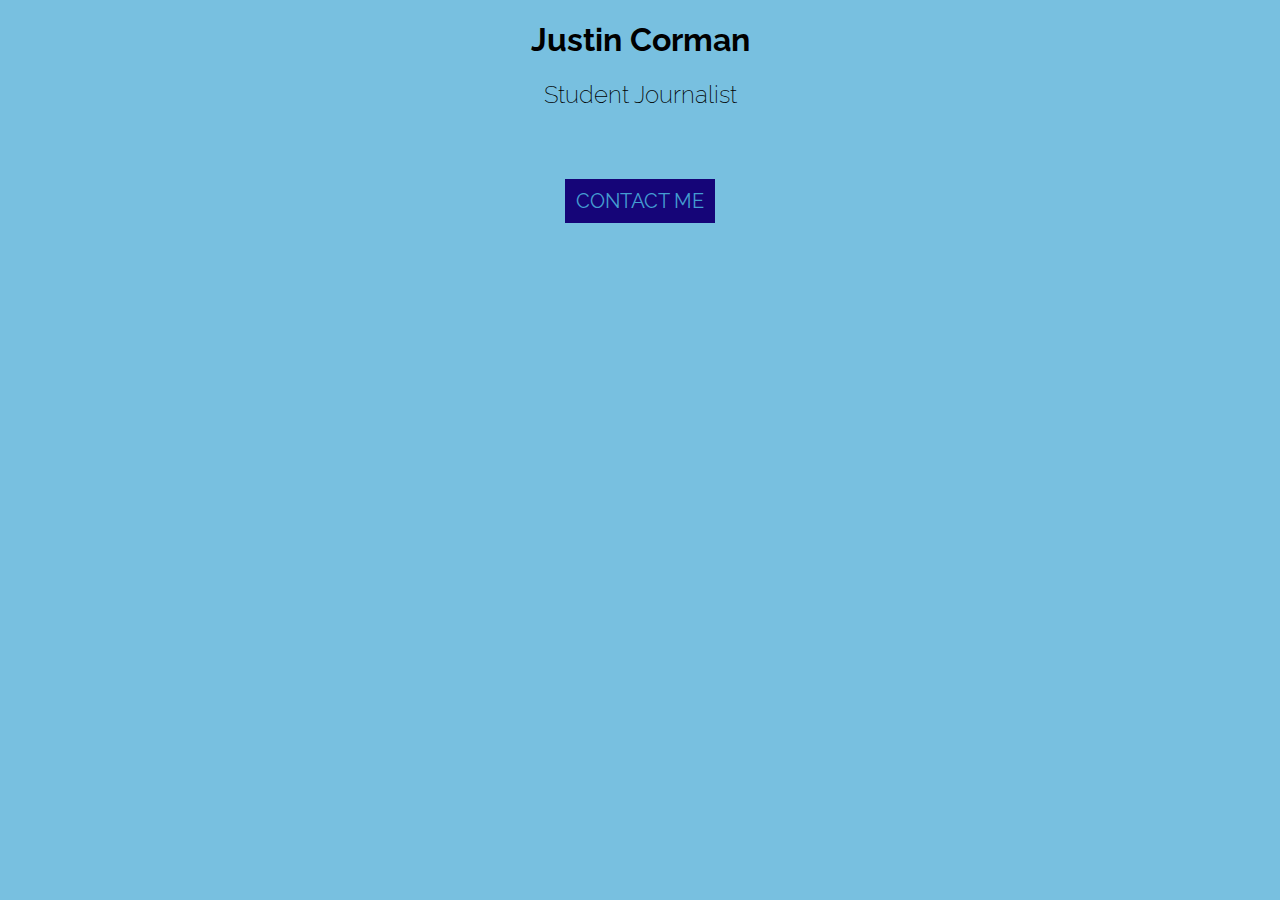
<file: button-assignment/index.html>
<!doctype html>
<html lang="en">
    <head>
        <link rel="preconnect" href="https://fonts.googleapis.com" />
        <link rel="preconnect" href="https://fonts.gstatic.com" crossorigin />
        <link
            href="https://fonts.googleapis.com/css2?family=Raleway:ital,wght@0,100..900;1,100..900&display=swap"
            rel="stylesheet" />
        <title>Justin Corman Button</title>
        <link href="style.css" rel="stylesheet" />
    </head>

    <body>
        <h1>Justin Corman</h1>
        <h2>Student Journalist</h2>

        <button class="button">Contact Me</button>
    </body>
</html>
</file>
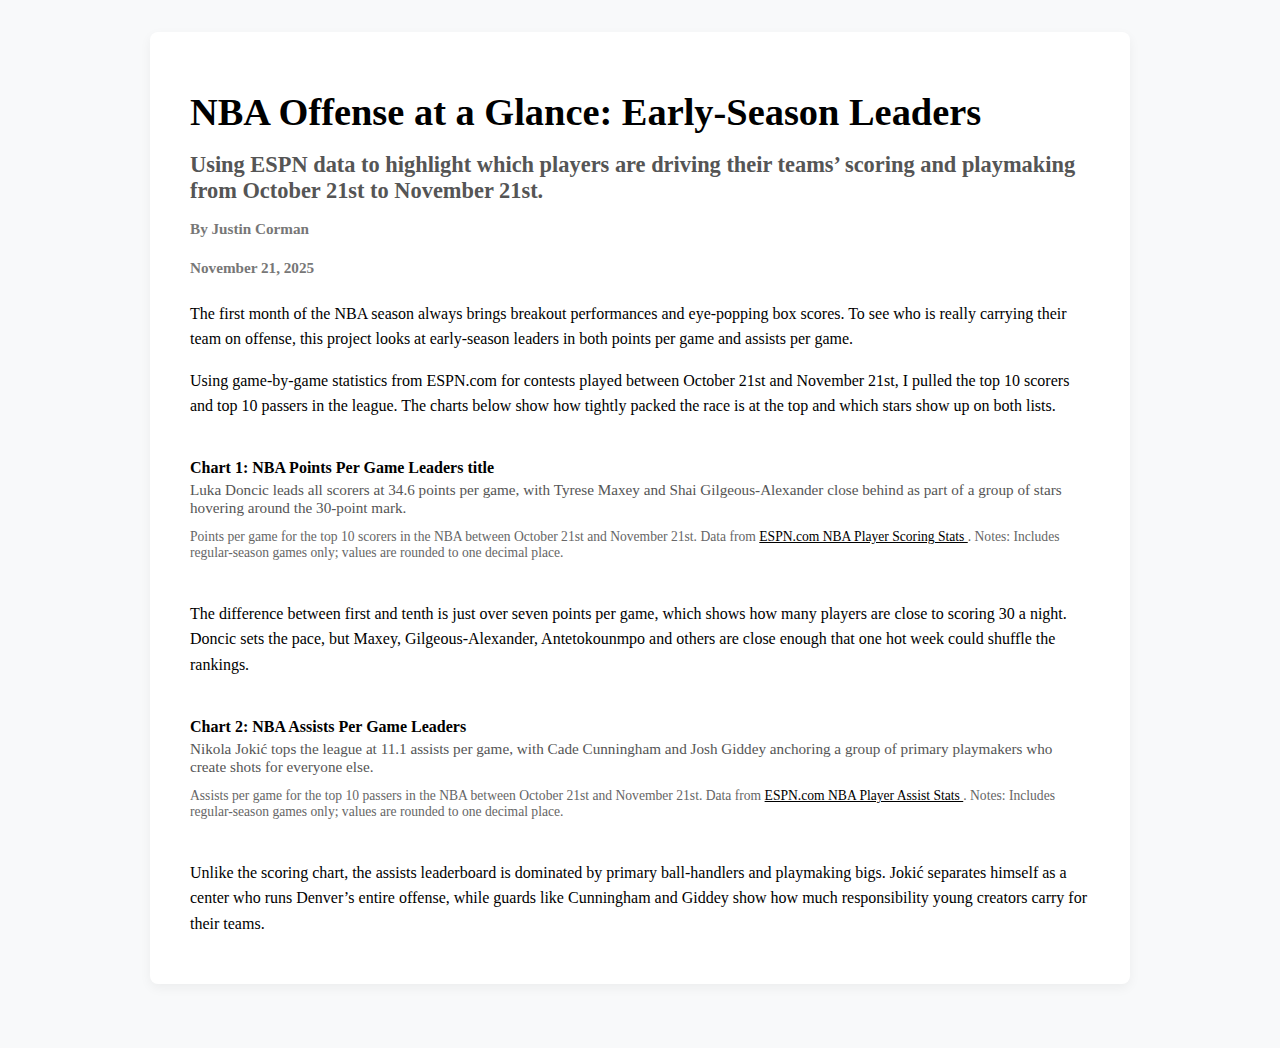
<file: data-viz-project/index.html>
<!doctype html>
<html lang="en">
  <head>
    <title>NBA Offense at a Glance: Early-Season Leaders</title>

    <meta charset="utf-8" />
    <meta name="viewport" content="width=device-width, initial-scale=1, shrink-to-fit=no" />

    <!-- Bootstrap CSS -->
    <link
      href="https://cdn.jsdelivr.net/npm/bootstrap@5.3.8/dist/css/bootstrap.min.css"
      rel="stylesheet"
      integrity="sha384-sRIl4kxILFvY47J16cr9ZwB07vP4J8+LH7qKQnuqkuIAvNWLzeN8tE5YBujZqJLB"
      crossorigin="anonymous" />

    <link rel="stylesheet" href="style.css" />
  </head>

  <body>
    <div id="article" />
    <h1>NBA Offense at a Glance: Early-Season Leaders</h1>
    <h2>
      Using ESPN data to highlight which players are driving their teams’ scoring and playmaking from October 21st to
      November 21st.
    </h2>

    <h3 id="byline">By Justin Corman</h3>
    <h4 id="date">November 21, 2025</h4>

    <p>
      The first month of the NBA season always brings breakout performances and eye-popping box scores. To see who is
      really carrying their team on offense, this project looks at early-season leaders in both points per game and
      assists per game.
    </p>

    <p>
      Using game-by-game statistics from ESPN.com for contests played between October 21st and November 21st, I pulled
      the top 10 scorers and top 10 passers in the league. The charts below show how tightly packed the race is at the
      top and which stars show up on both lists.
    </p>

    <section class="chart-block">
      <div class="chart-title">Chart 1: NBA Points Per Game Leaders title</div>
      <div class="chart-deck">
        Luka Doncic leads all scorers at 34.6 points per game, with Tyrese Maxey and Shai Gilgeous-Alexander close
        behind as part of a group of stars hovering around the 30-point mark.
      </div>

      <figure>
        <div class="flourish-embed flourish-chart" data-src="visualisation/26387653">
          <script src="https://public.flourish.studio/resources/embed.js"></script>
          <noscript>
            <img
              src="https://public.flourish.studio/visualisation/26387653/thumbnail"
              width="100%"
              alt="Bar chart showing NBA points per game leaders" />
          </noscript>
        </div>

        <figcaption>
          Points per game for the top 10 scorers in the NBA between October 21st and November 21st. Data from
          <a href="https://www.espn.com/nba/stats/player/_/table/offensive/sort/avgPoints/dir/desc" target="_blank">
            ESPN.com NBA Player Scoring Stats </a
          >. Notes: Includes regular-season games only; values are rounded to one decimal place.
        </figcaption>
      </figure>
    </section>

    <p>
      The difference between first and tenth is just over seven points per game, which shows how many players are close
      to scoring 30 a night. Doncic sets the pace, but Maxey, Gilgeous-Alexander, Antetokounmpo and others are close
      enough that one hot week could shuffle the rankings.
    </p>

    <!-- ===== CHART 2 BLOCK ===== -->
    <section class="chart-block">
      <div class="chart-title">Chart 2: NBA Assists Per Game Leaders</div>
      <div class="chart-deck">
        Nikola Jokić tops the league at 11.1 assists per game, with Cade Cunningham and Josh Giddey anchoring a group of
        primary playmakers who create shots for everyone else.
      </div>

      <figure>
        <div class="flourish-embed flourish-chart" data-src="visualisation/26387913">
          <script src="https://public.flourish.studio/resources/embed.js"></script>
          <noscript>
            <img
              src="https://public.flourish.studio/visualisation/26387913/thumbnail"
              width="100%"
              alt="NBA assists per game leaders bar chart" />
          </noscript>
        </div>

        <figcaption>
          Assists per game for the top 10 passers in the NBA between October 21st and November 21st. Data from
          <a href="https://www.espn.com/nba/stats/player/_/table/offensive/sort/avgAssists/dir/desc" target="_blank">
            ESPN.com NBA Player Assist Stats </a
          >. Notes: Includes regular-season games only; values are rounded to one decimal place.
        </figcaption>
      </figure>
    </section>

    <p>
      Unlike the scoring chart, the assists leaderboard is dominated by primary ball-handlers and playmaking bigs. Jokić
      separates himself as a center who runs Denver’s entire offense, while guards like Cunningham and Giddey show how
      much responsibility young creators carry for their teams.
    </p>

    <script src="https://public.flourish.studio/resources/embed.js"></script>
  </body>
</html>
</file>
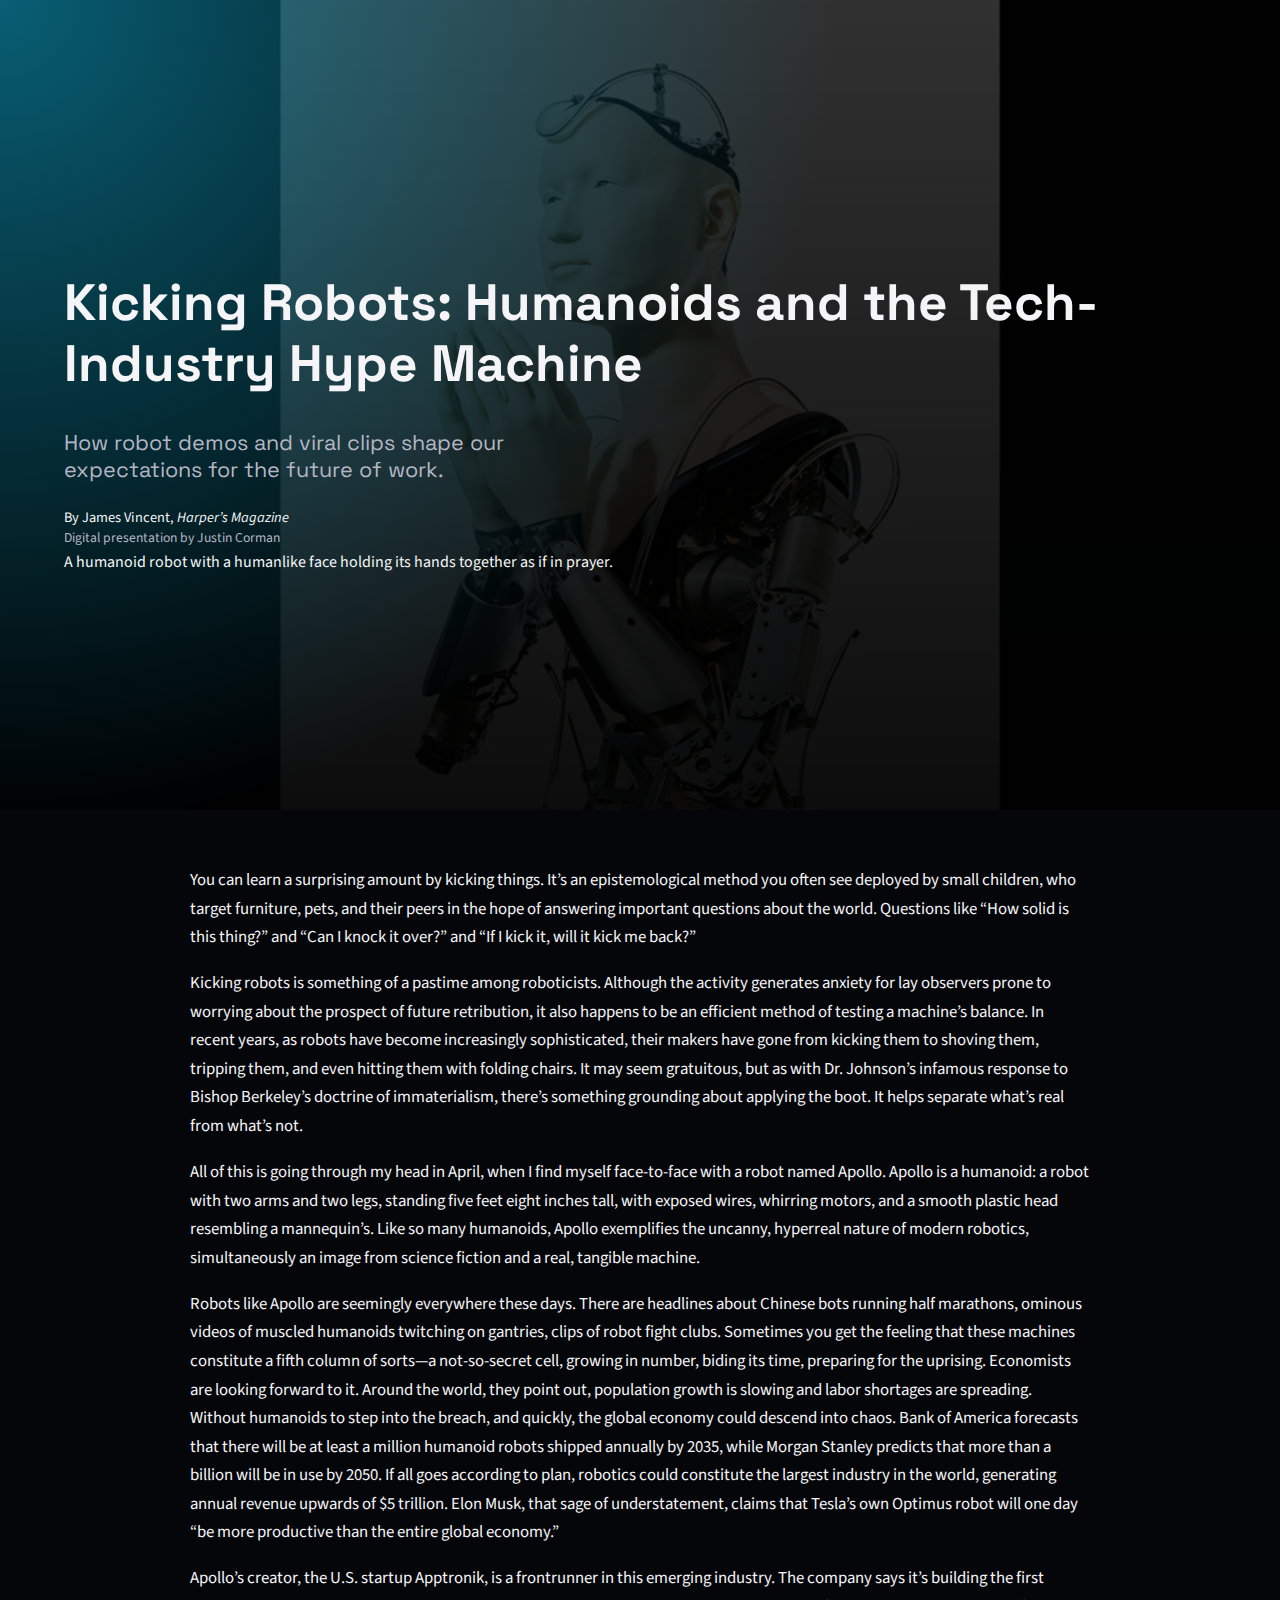
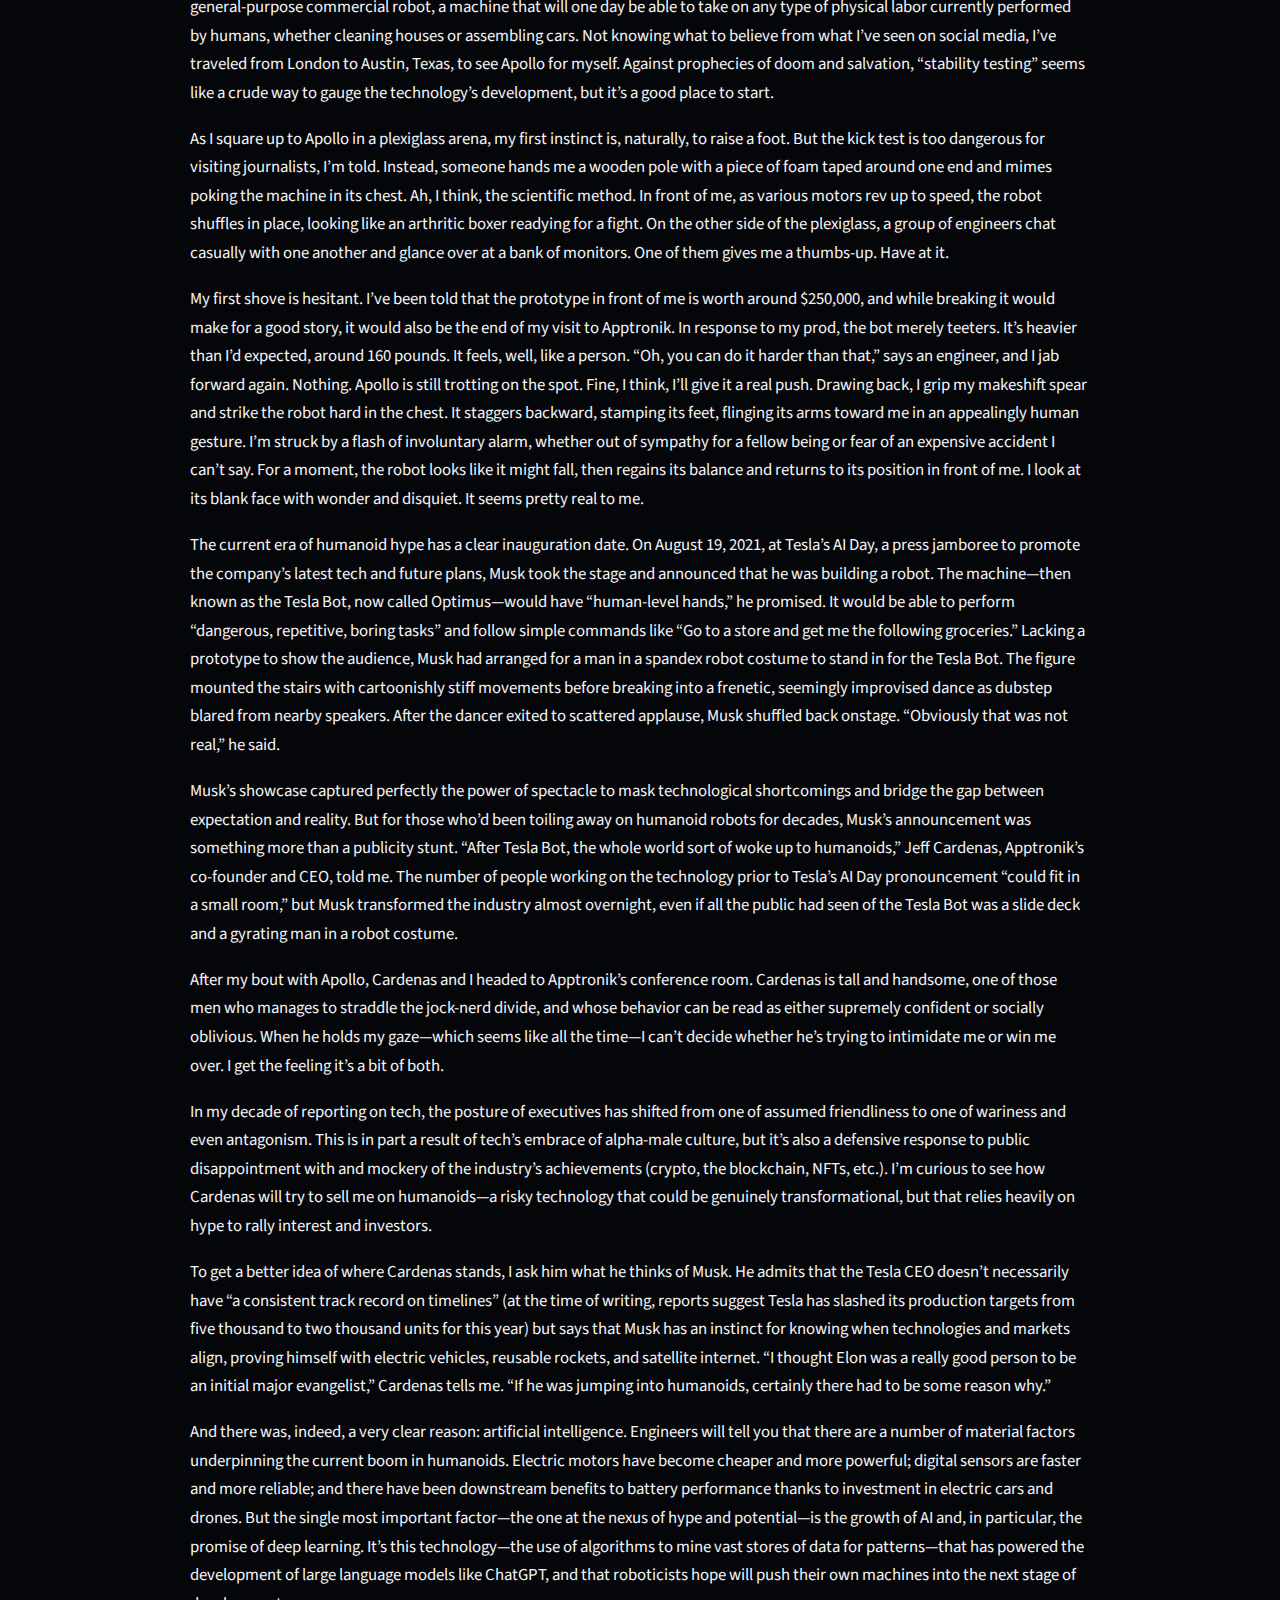
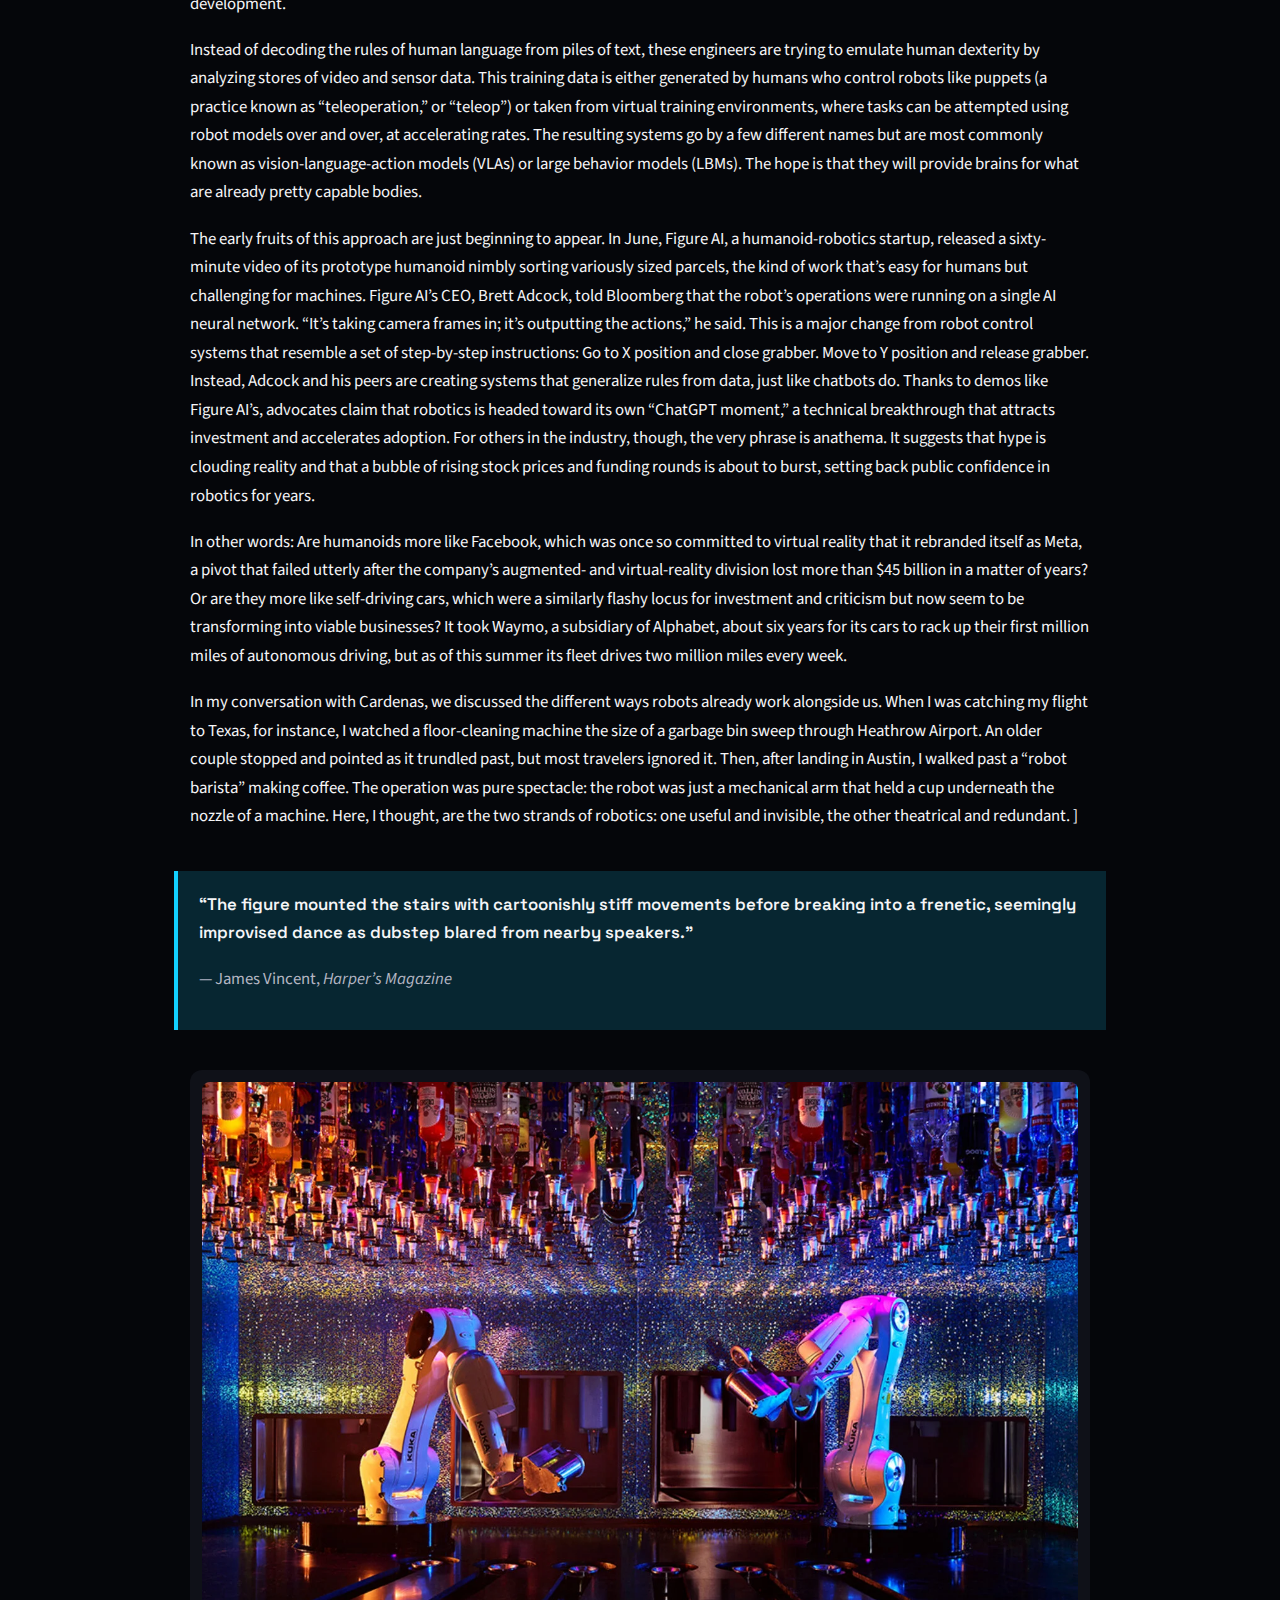
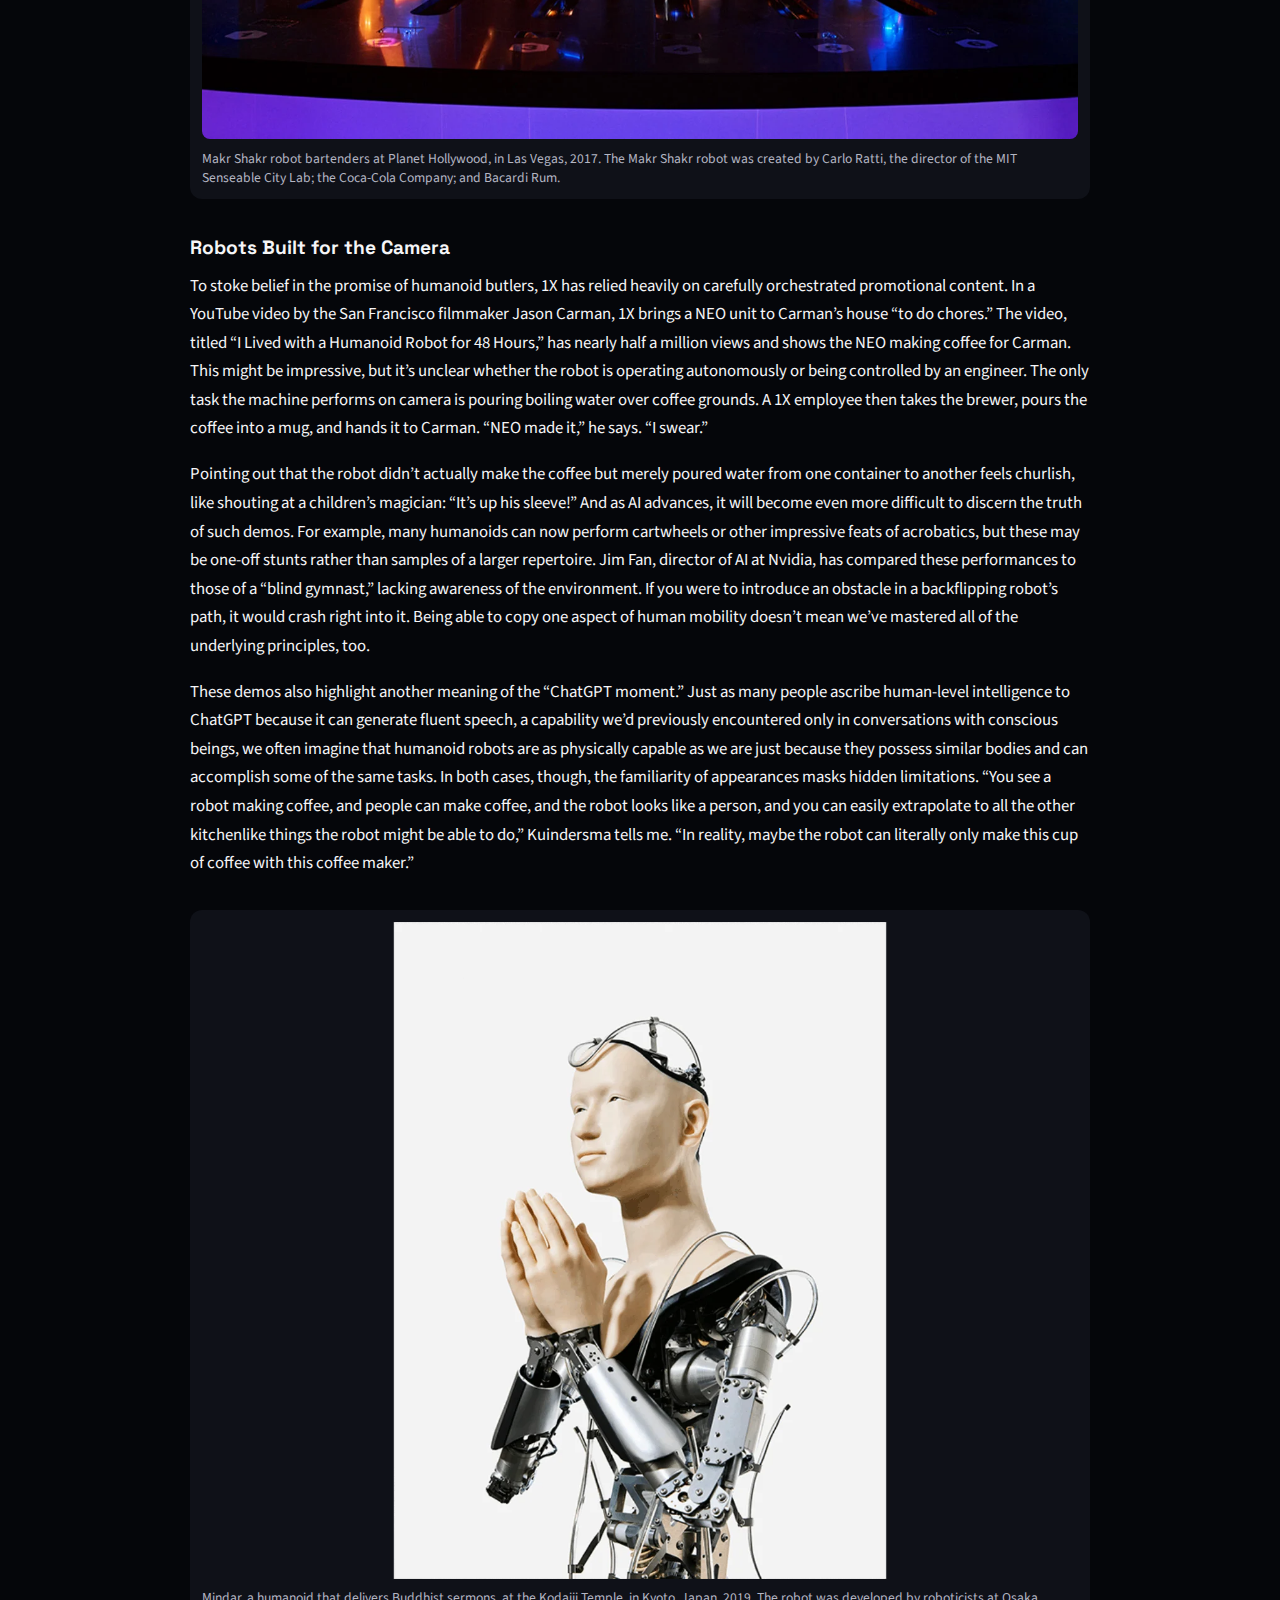
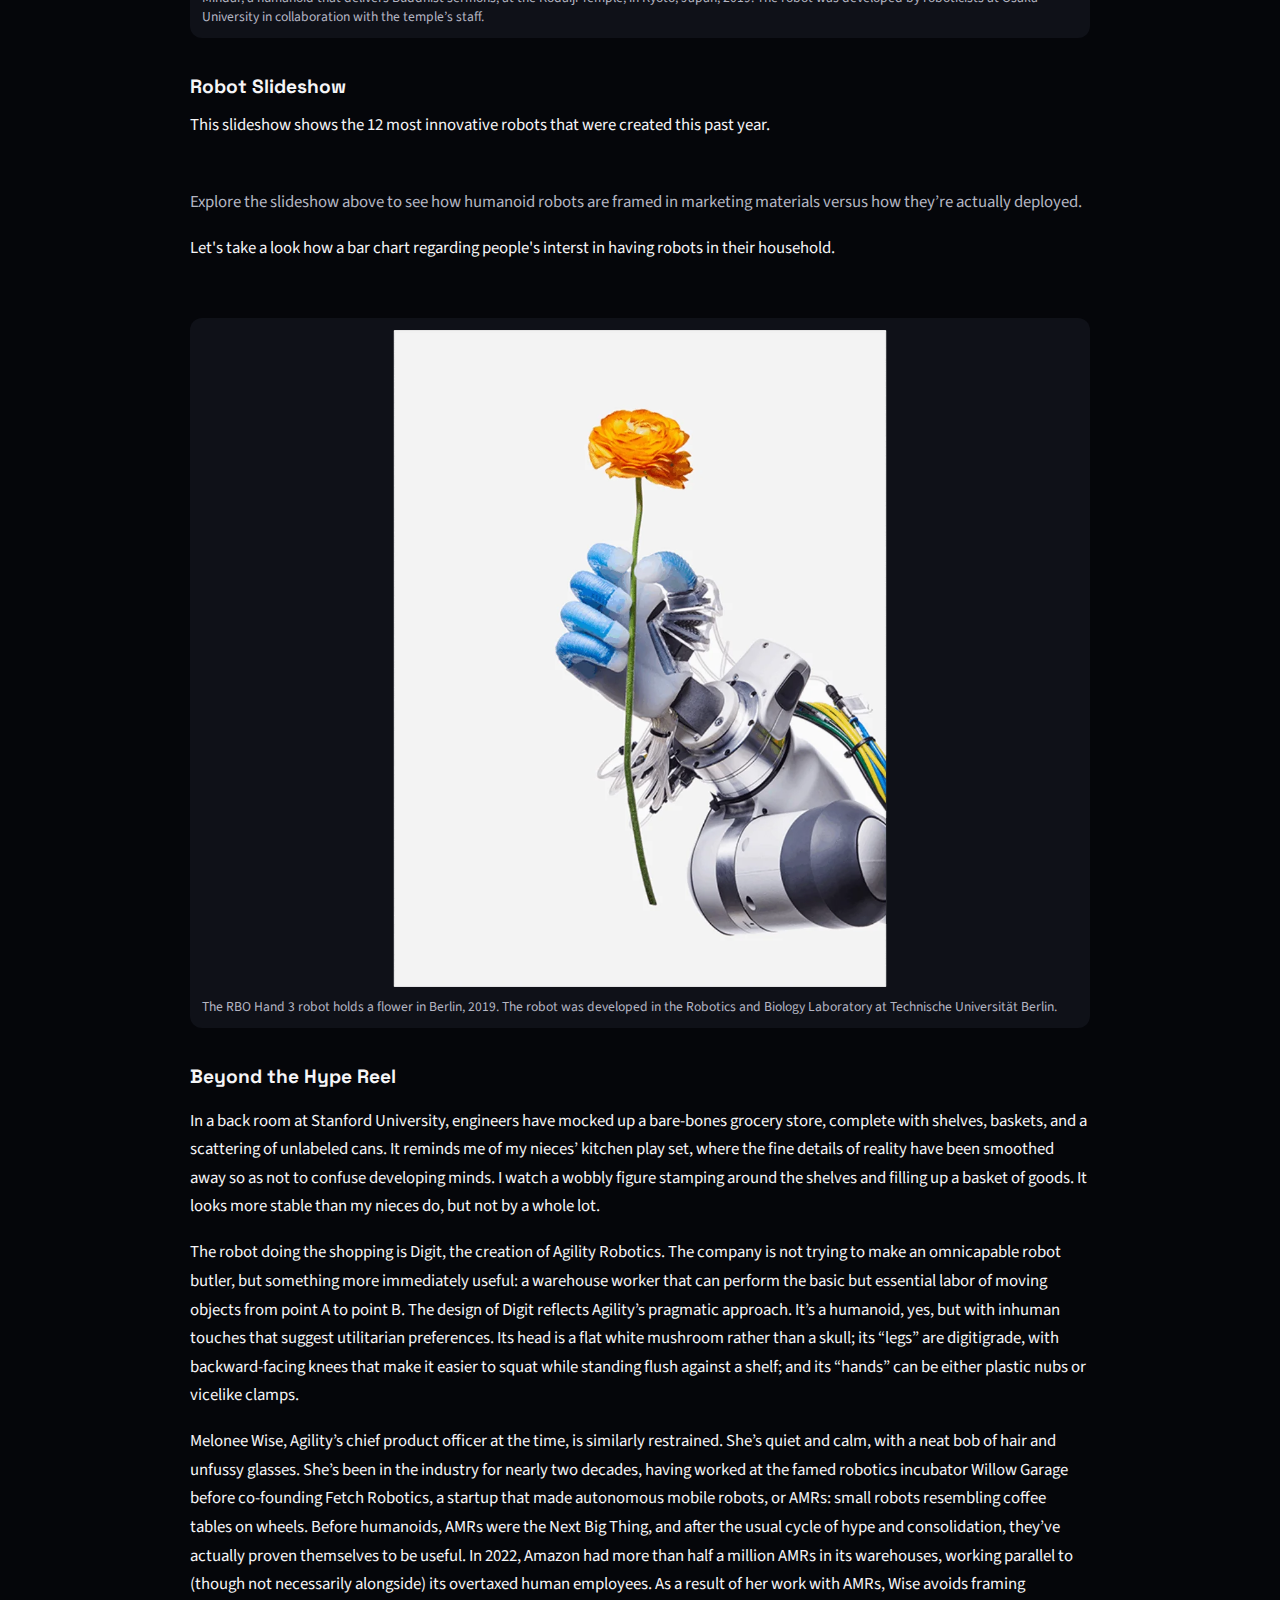
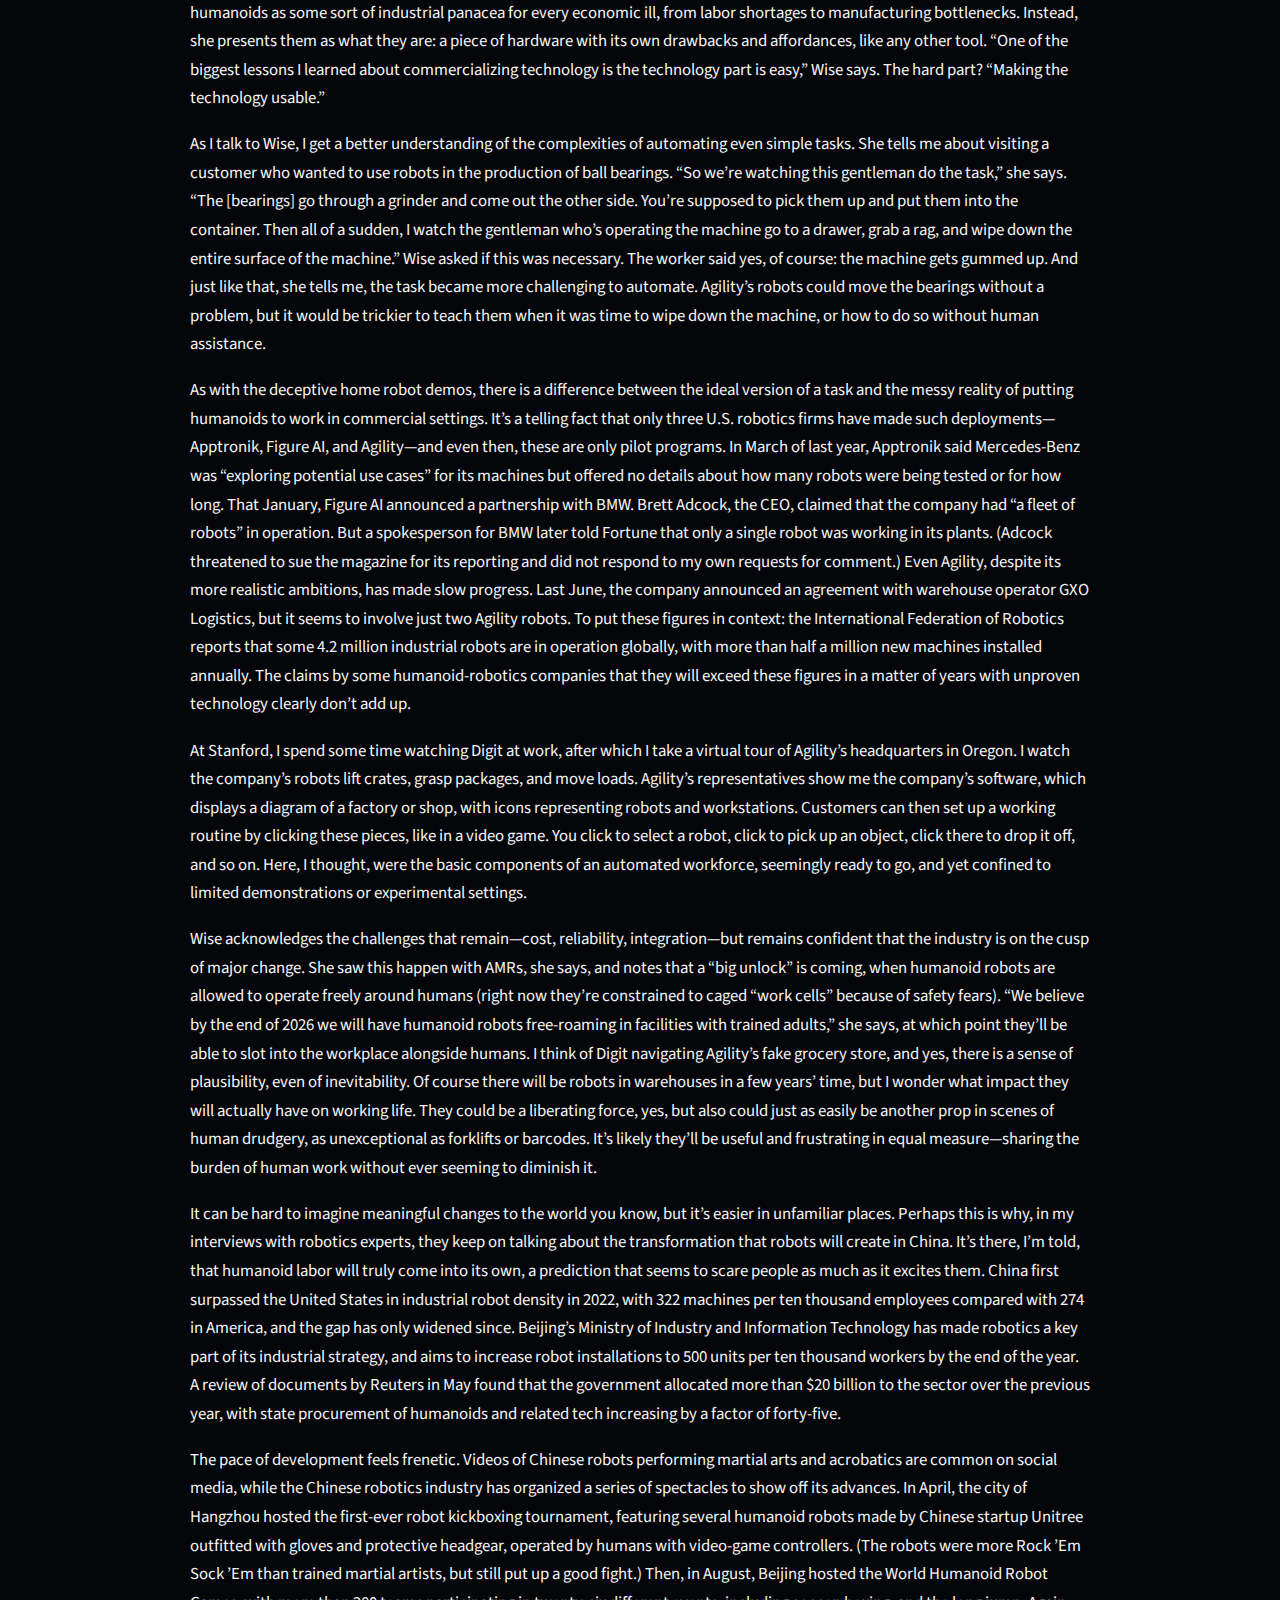
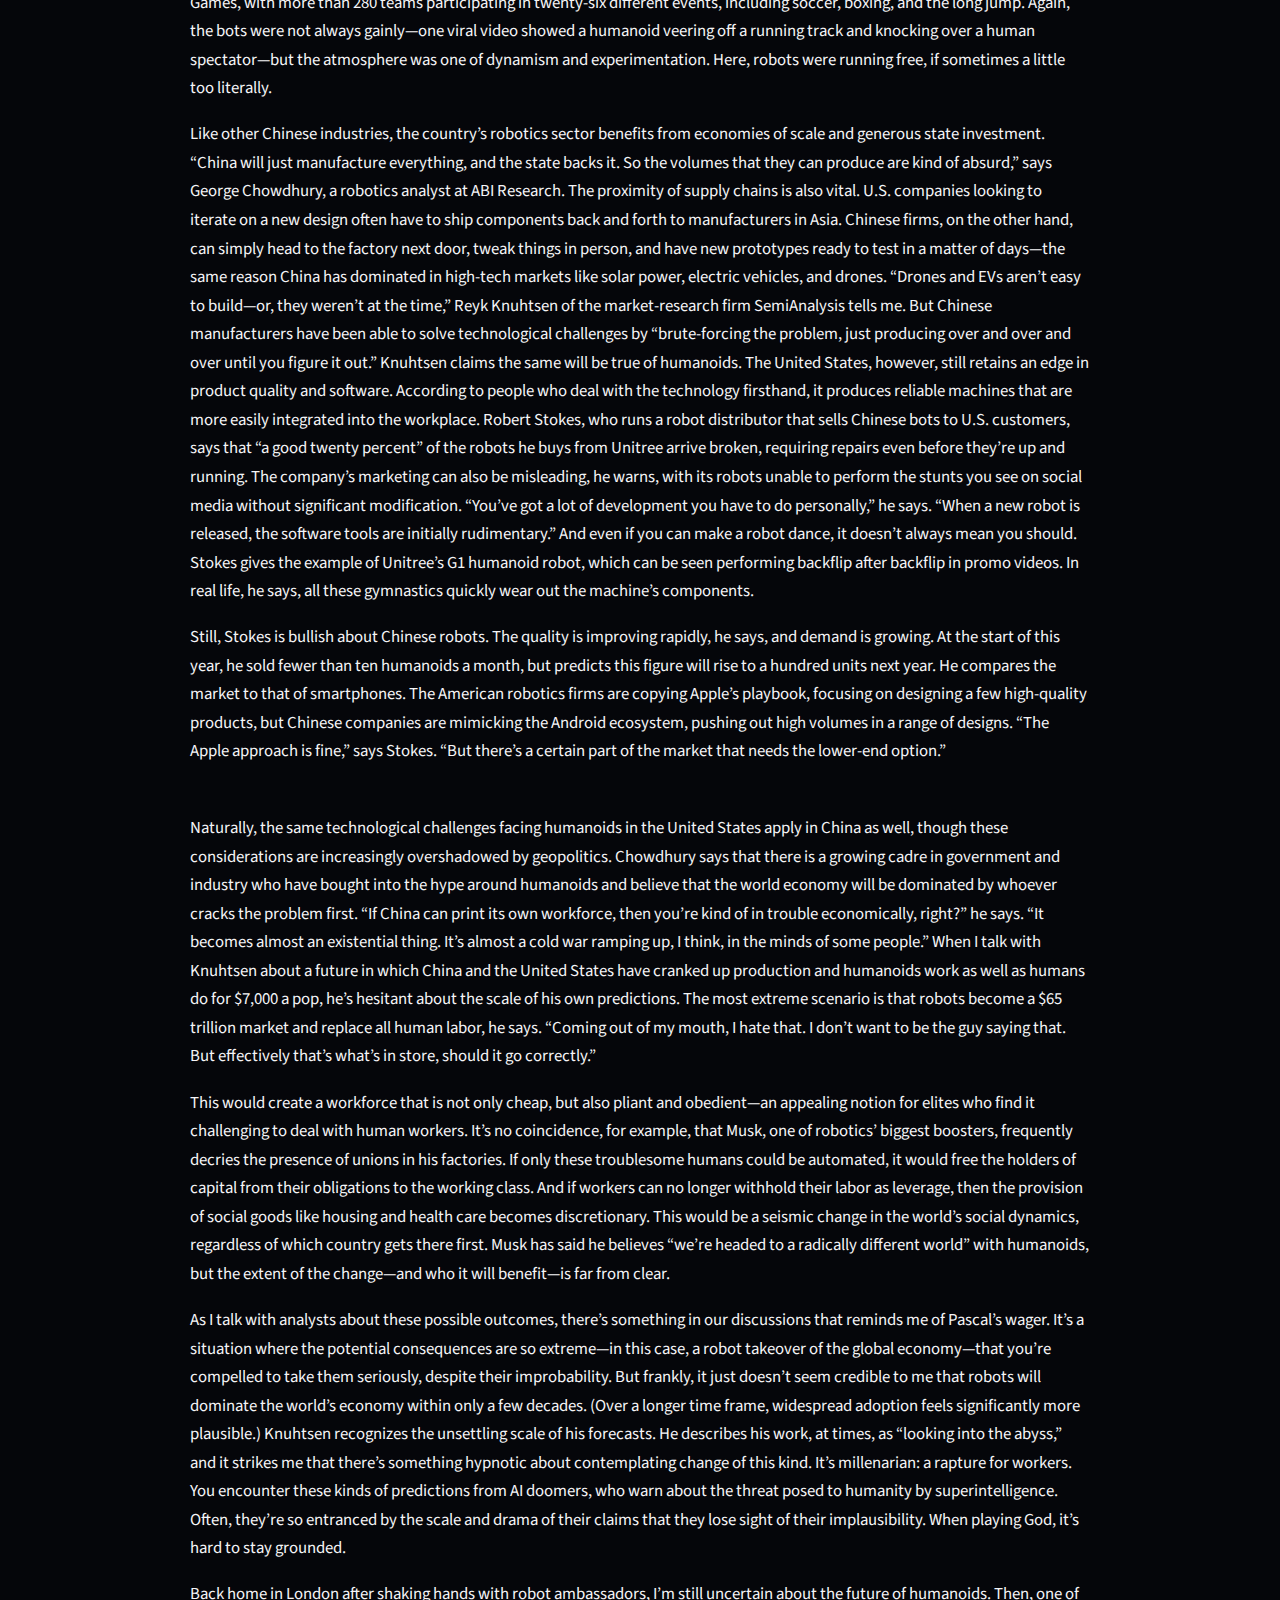
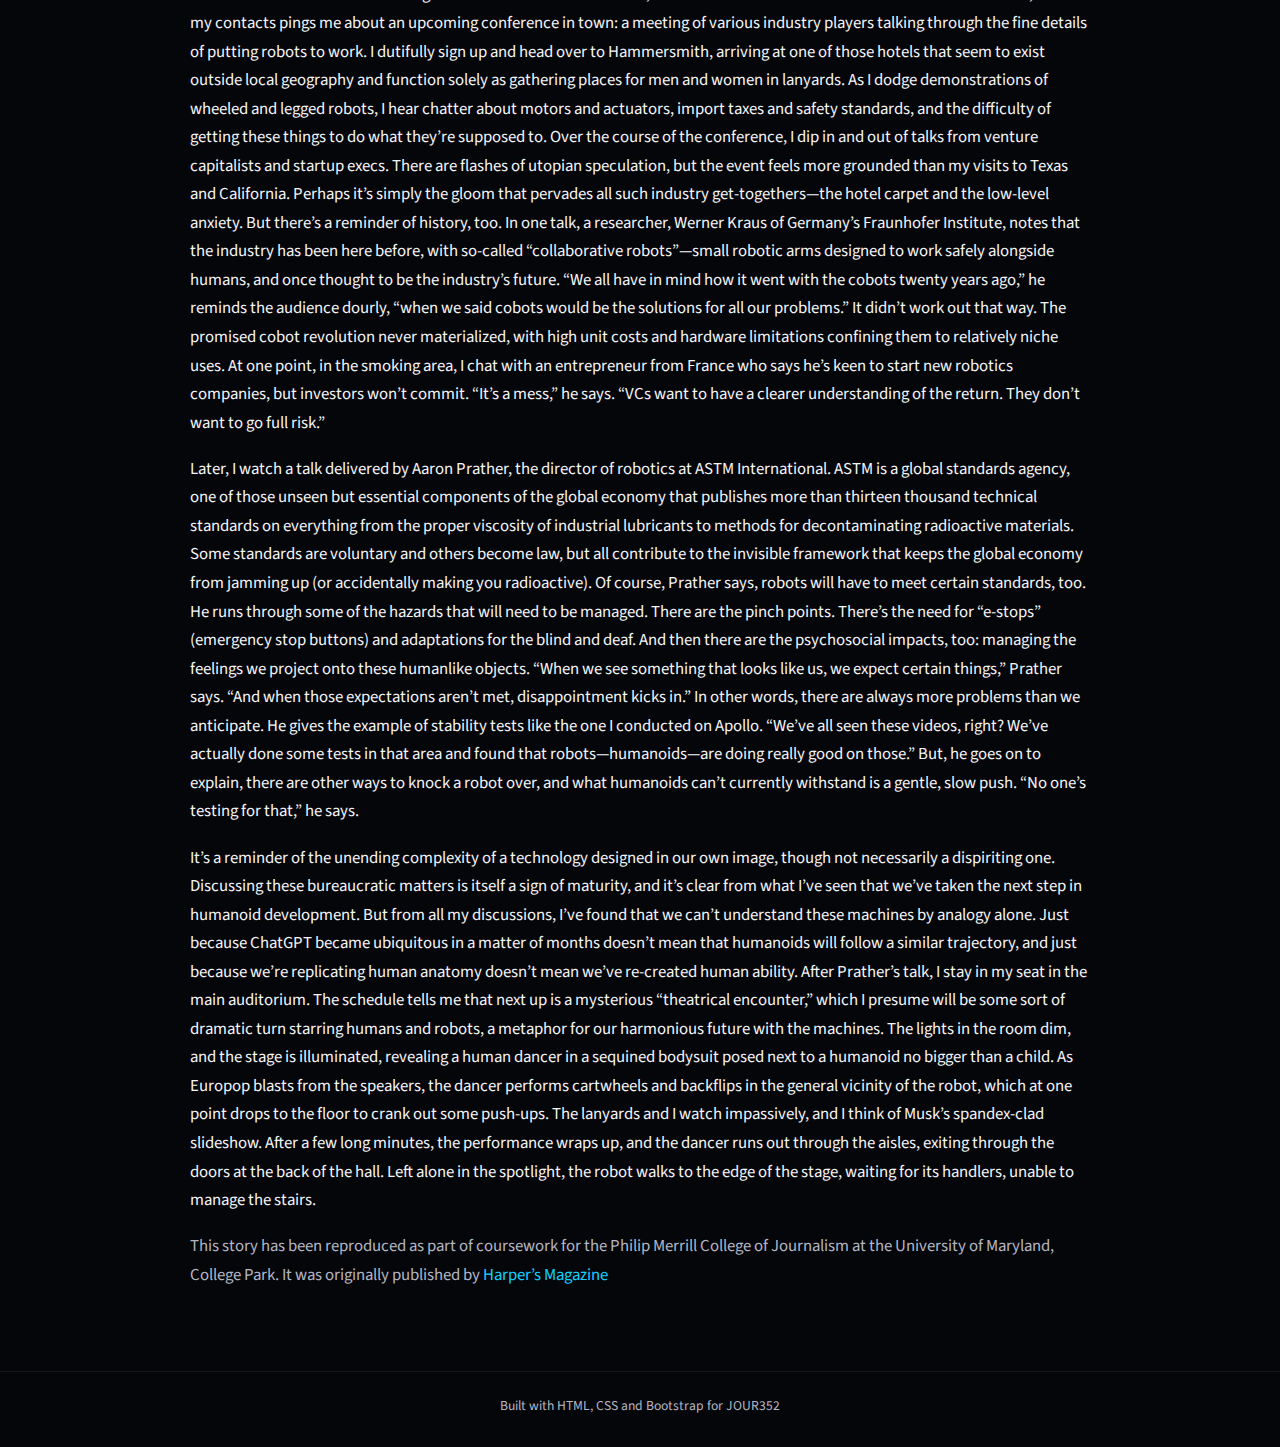
<file: final-project-352/index.html>
<!doctype html>
<html lang="en">
    <head>
        <title>JOUR352 Final Project – Kicking Robots</title>

        <meta charset="utf-8" />
        <meta name="viewport" content="width=device-width, initial-scale=1, shrink-to-fit=no" />

        <!-- Bootstrap CSS -->
        <link
            href="https://cdn.jsdelivr.net/npm/bootstrap@5.3.8/dist/css/bootstrap.min.css"
            rel="stylesheet"
            integrity="sha384-sRIl4kxILFvY47J16cr9ZwB07vP4J8+LH7qKQnuqkuIAvNWLzeN8tE5YBujZqJLB"
            crossorigin="anonymous" />

        <!-- Google Fonts: 1–2 font families only -->
        <link rel="preconnect" href="https://fonts.googleapis.com" />
        <link rel="preconnect" href="https://fonts.gstatic.com" crossorigin />
        <link
            href="https://fonts.googleapis.com/css2?family=Space+Grotesk:wght@400;600;700&family=Source+Sans+3:wght@300;400;600&display=swap"
            rel="stylesheet" />

        <link href="style.css" rel="stylesheet" />
    </head>

    <body>
        <!-- Topper / hero with background lead image -->
        <header id="topper" class="container-fluid">
            <div class="overlay"></div>
            <div class="row justify-content-center">
                <div class="col-11 col-md-9 col-lg-7 topper-text">
                    <h1>Kicking Robots: Humanoids and the Tech-Industry Hype Machine</h1>
                    <h2>How robot demos and viral clips shape our expectations for the future of work.</h2>

                    <p class="byline">
                        By James Vincent, <em>Harper&#8217;s Magazine</em><br />
                        <span class="adapted">Digital presentation by Justin Corman</span>
                    </p>

                    <!-- Visually hidden alt text for background image -->
                    <span class="visually-hidden"
                        >A humanoid robot with a humanlike face holding its hands together as if in prayer.</span
                    >
                </div>
            </div>
        </header>

        <!-- Main story content -->
        <main id="content" class="container">
            <div class="row justify-content-center">
                <div class="col-12 col-md-10 col-lg-8">
                    <!-- Intro / lede -->
                    <section aria-label="Story introduction">
                        <p class="lede">
                            <!-- Start of the Article -->
                            You can learn a surprising amount by kicking things. It’s an epistemological method you
                            often see deployed by small children, who target furniture, pets, and their peers in the
                            hope of answering important questions about the world. Questions like “How solid is this
                            thing?” and “Can I knock it over?” and “If I kick it, will it kick me back?”
                        </p>

                        <p>
                            Kicking robots is something of a pastime among roboticists. Although the activity generates
                            anxiety for lay observers prone to worrying about the prospect of future retribution, it
                            also happens to be an efficient method of testing a machine’s balance. In recent years, as
                            robots have become increasingly sophisticated, their makers have gone from kicking them to
                            shoving them, tripping them, and even hitting them with folding chairs. It may seem
                            gratuitous, but as with Dr. Johnson’s infamous response to Bishop Berkeley’s doctrine of
                            immaterialism, there’s something grounding about applying the boot. It helps separate what’s
                            real from what’s not.
                        </p>

                        <p>
                            All of this is going through my head in April, when I find myself face-to-face with a robot
                            named Apollo. Apollo is a humanoid: a robot with two arms and two legs, standing five feet
                            eight inches tall, with exposed wires, whirring motors, and a smooth plastic head resembling
                            a mannequin’s. Like so many humanoids, Apollo exemplifies the uncanny, hyperreal nature of
                            modern robotics, simultaneously an image from science fiction and a real, tangible machine.
                        </p>

                        <p>
                            Robots like Apollo are seemingly everywhere these days. There are headlines about Chinese
                            bots running half marathons, ominous videos of muscled humanoids twitching on gantries,
                            clips of robot fight clubs. Sometimes you get the feeling that these machines constitute a
                            fifth column of sorts—a not-so-secret cell, growing in number, biding its time, preparing
                            for the uprising. Economists are looking forward to it. Around the world, they point out,
                            population growth is slowing and labor shortages are spreading. Without humanoids to step
                            into the breach, and quickly, the global economy could descend into chaos. Bank of America
                            forecasts that there will be at least a million humanoid robots shipped annually by 2035,
                            while Morgan Stanley predicts that more than a billion will be in use by 2050. If all goes
                            according to plan, robotics could constitute the largest industry in the world, generating
                            annual revenue upwards of $5 trillion. Elon Musk, that sage of understatement, claims that
                            Tesla’s own Optimus robot will one day “be more productive than the entire global economy.”
                        </p>

                        <p>
                            <!-- Deeper into the article -->

                            Apollo’s creator, the U.S. startup Apptronik, is a frontrunner in this emerging industry.
                            The company says it’s building the first general-purpose commercial robot, a machine that
                            will one day be able to take on any type of physical labor currently performed by humans,
                            whether cleaning houses or assembling cars. Not knowing what to believe from what I’ve seen
                            on social media, I’ve traveled from London to Austin, Texas, to see Apollo for myself.
                            Against prophecies of doom and salvation, “stability testing” seems like a crude way to
                            gauge the technology’s development, but it’s a good place to start.
                        </p>

                        <p>
                            As I square up to Apollo in a plexiglass arena, my first instinct is, naturally, to raise a
                            foot. But the kick test is too dangerous for visiting journalists, I’m told. Instead,
                            someone hands me a wooden pole with a piece of foam taped around one end and mimes poking
                            the machine in its chest. Ah, I think, the scientific method. In front of me, as various
                            motors rev up to speed, the robot shuffles in place, looking like an arthritic boxer
                            readying for a fight. On the other side of the plexiglass, a group of engineers chat
                            casually with one another and glance over at a bank of monitors. One of them gives me a
                            thumbs-up. Have at it.
                        </p>

                        <p>
                            My first shove is hesitant. I’ve been told that the prototype in front of me is worth around
                            $250,000, and while breaking it would make for a good story, it would also be the end of my
                            visit to Apptronik. In response to my prod, the bot merely teeters. It’s heavier than I’d
                            expected, around 160 pounds. It feels, well, like a person. “Oh, you can do it harder than
                            that,” says an engineer, and I jab forward again. Nothing. Apollo is still trotting on the
                            spot. Fine, I think, I’ll give it a real push. Drawing back, I grip my makeshift spear and
                            strike the robot hard in the chest. It staggers backward, stamping its feet, flinging its
                            arms toward me in an appealingly human gesture. I’m struck by a flash of involuntary alarm,
                            whether out of sympathy for a fellow being or fear of an expensive accident I can’t say. For
                            a moment, the robot looks like it might fall, then regains its balance and returns to its
                            position in front of me. I look at its blank face with wonder and disquiet. It seems pretty
                            real to me.
                        </p>

                        <p>
                            The current era of humanoid hype has a clear inauguration date. On August 19, 2021, at
                            Tesla’s AI Day, a press jamboree to promote the company’s latest tech and future plans, Musk
                            took the stage and announced that he was building a robot. The machine—then known as the
                            Tesla Bot, now called Optimus—would have “human-level hands,” he promised. It would be able
                            to perform “dangerous, repetitive, boring tasks” and follow simple commands like “Go to a
                            store and get me the following groceries.” Lacking a prototype to show the audience, Musk
                            had arranged for a man in a spandex robot costume to stand in for the Tesla Bot. The figure
                            mounted the stairs with cartoonishly stiff movements before breaking into a frenetic,
                            seemingly improvised dance as dubstep blared from nearby speakers. After the dancer exited
                            to scattered applause, Musk shuffled back onstage. “Obviously that was not real,” he said.
                        </p>
                        <p>
                            Musk’s showcase captured perfectly the power of spectacle to mask technological shortcomings
                            and bridge the gap between expectation and reality. But for those who’d been toiling away on
                            humanoid robots for decades, Musk’s announcement was something more than a publicity stunt.
                            “After Tesla Bot, the whole world sort of woke up to humanoids,” Jeff Cardenas, Apptronik’s
                            co-founder and CEO, told me. The number of people working on the technology prior to Tesla’s
                            AI Day pronouncement “could fit in a small room,” but Musk transformed the industry almost
                            overnight, even if all the public had seen of the Tesla Bot was a slide deck and a gyrating
                            man in a robot costume.
                        </p>
                        <p>
                            After my bout with Apollo, Cardenas and I headed to Apptronik’s conference room. Cardenas is
                            tall and handsome, one of those men who manages to straddle the jock-nerd divide, and whose
                            behavior can be read as either supremely confident or socially oblivious. When he holds my
                            gaze—which seems like all the time—I can’t decide whether he’s trying to intimidate me or
                            win me over. I get the feeling it’s a bit of both.
                        </p>
                        <p>
                            In my decade of reporting on tech, the posture of executives has shifted from one of assumed
                            friendliness to one of wariness and even antagonism. This is in part a result of tech’s
                            embrace of alpha-male culture, but it’s also a defensive response to public disappointment
                            with and mockery of the industry’s achievements (crypto, the blockchain, NFTs, etc.). I’m
                            curious to see how Cardenas will try to sell me on humanoids—a risky technology that could
                            be genuinely transformational, but that relies heavily on hype to rally interest and
                            investors.
                        </p>
                        <p>
                            To get a better idea of where Cardenas stands, I ask him what he thinks of Musk. He admits
                            that the Tesla CEO doesn’t necessarily have “a consistent track record on timelines” (at the
                            time of writing, reports suggest Tesla has slashed its production targets from five thousand
                            to two thousand units for this year) but says that Musk has an instinct for knowing when
                            technologies and markets align, proving himself with electric vehicles, reusable rockets,
                            and satellite internet. “I thought Elon was a really good person to be an initial major
                            evangelist,” Cardenas tells me. “If he was jumping into humanoids, certainly there had to be
                            some reason why.”
                        </p>
                        <p>
                            And there was, indeed, a very clear reason: artificial intelligence. Engineers will tell you
                            that there are a number of material factors underpinning the current boom in humanoids.
                            Electric motors have become cheaper and more powerful; digital sensors are faster and more
                            reliable; and there have been downstream benefits to battery performance thanks to
                            investment in electric cars and drones. But the single most important factor—the one at the
                            nexus of hype and potential—is the growth of AI and, in particular, the promise of deep
                            learning. It’s this technology—the use of algorithms to mine vast stores of data for
                            patterns—that has powered the development of large language models like ChatGPT, and that
                            roboticists hope will push their own machines into the next stage of development.
                        </p>
                        <p>
                            Instead of decoding the rules of human language from piles of text, these engineers are
                            trying to emulate human dexterity by analyzing stores of video and sensor data. This
                            training data is either generated by humans who control robots like puppets (a practice
                            known as “teleoperation,” or “teleop”) or taken from virtual training environments, where
                            tasks can be attempted using robot models over and over, at accelerating rates. The
                            resulting systems go by a few different names but are most commonly known as
                            vision-language-action models (VLAs) or large behavior models (LBMs). The hope is that they
                            will provide brains for what are already pretty capable bodies.
                        </p>
                        <p>
                            The early fruits of this approach are just beginning to appear. In June, Figure AI, a
                            humanoid-robotics startup, released a sixty-minute video of its prototype humanoid nimbly
                            sorting variously sized parcels, the kind of work that’s easy for humans but challenging for
                            machines. Figure AI’s CEO, Brett Adcock, told Bloomberg that the robot’s operations were
                            running on a single AI neural network. “It’s taking camera frames in; it’s outputting the
                            actions,” he said. This is a major change from robot control systems that resemble a set of
                            step-by-step instructions: Go to X position and close grabber. Move to Y position and
                            release grabber. Instead, Adcock and his peers are creating systems that generalize rules
                            from data, just like chatbots do. Thanks to demos like Figure AI’s, advocates claim that
                            robotics is headed toward its own “ChatGPT moment,” a technical breakthrough that attracts
                            investment and accelerates adoption. For others in the industry, though, the very phrase is
                            anathema. It suggests that hype is clouding reality and that a bubble of rising stock prices
                            and funding rounds is about to burst, setting back public confidence in robotics for years.
                        </p>

                        <p>
                            In other words: Are humanoids more like Facebook, which was once so committed to virtual
                            reality that it rebranded itself as Meta, a pivot that failed utterly after the company’s
                            augmented- and virtual-reality division lost more than $45 billion in a matter of years? Or
                            are they more like self-driving cars, which were a similarly flashy locus for investment and
                            criticism but now seem to be transforming into viable businesses? It took Waymo, a
                            subsidiary of Alphabet, about six years for its cars to rack up their first million miles of
                            autonomous driving, but as of this summer its fleet drives two million miles every week.
                        </p>
                        <p>
                            In my conversation with Cardenas, we discussed the different ways robots already work
                            alongside us. When I was catching my flight to Texas, for instance, I watched a
                            floor-cleaning machine the size of a garbage bin sweep through Heathrow Airport. An older
                            couple stopped and pointed as it trundled past, but most travelers ignored it. Then, after
                            landing in Austin, I walked past a “robot barista” making coffee. The operation was pure
                            spectacle: the robot was just a mechanical arm that held a cup underneath the nozzle of a
                            machine. Here, I thought, are the two strands of robotics: one useful and invisible, the
                            other theatrical and redundant. ]
                        </p>
                    </section>

                    <!-- Pull quote -->
                    <aside class="pull-quote" aria-label="Pull quote from story">
                        <p class="pull-text">
                            “The figure mounted the stairs with cartoonishly stiff movements before breaking into a
                            frenetic, seemingly improvised dance as dubstep blared from nearby speakers.”
                        </p>
                        <p class="pull-attrib">&mdash; James Vincent, <em>Harper&#8217;s Magazine</em></p>
                    </aside>

                    <!-- First photo -->
                    <figure class="story-photo">
                        <img
                            src="robot-bartenders.webp"
                            class="img-fluid"
                            alt="Two robotic arms behind a neon-lit bar mixing drinks beneath rows of hanging bottles." />
                        <figcaption>
                            Makr Shakr robot bartenders at Planet Hollywood, in Las Vegas, 2017. The Makr Shakr robot
                            was created by Carlo Ratti, the director of the MIT Senseable City Lab; the Coca-Cola
                            Company; and Bacardi Rum.
                        </figcaption>
                    </figure>

                    <!-- More story text -->
                    <section aria-label="First body section">
                        <h3 class="section-heading">Robots Built for the Camera</h3>
                        <p>
                            To stoke belief in the promise of humanoid butlers, 1X has relied heavily on carefully
                            orchestrated promotional content. In a YouTube video by the San Francisco filmmaker Jason
                            Carman, 1X brings a NEO unit to Carman’s house “to do chores.” The video, titled “I Lived
                            with a Humanoid Robot for 48 Hours,” has nearly half a million views and shows the NEO
                            making coffee for Carman. This might be impressive, but it’s unclear whether the robot is
                            operating autonomously or being controlled by an engineer. The only task the machine
                            performs on camera is pouring boiling water over coffee grounds. A 1X employee then takes
                            the brewer, pours the coffee into a mug, and hands it to Carman. “NEO made it,” he says. “I
                            swear.”
                        </p>
                        <p>
                            Pointing out that the robot didn’t actually make the coffee but merely poured water from one
                            container to another feels churlish, like shouting at a children’s magician: “It’s up his
                            sleeve!” And as AI advances, it will become even more difficult to discern the truth of such
                            demos. For example, many humanoids can now perform cartwheels or other impressive feats of
                            acrobatics, but these may be one-off stunts rather than samples of a larger repertoire. Jim
                            Fan, director of AI at Nvidia, has compared these performances to those of a “blind
                            gymnast,” lacking awareness of the environment. If you were to introduce an obstacle in a
                            backflipping robot’s path, it would crash right into it. Being able to copy one aspect of
                            human mobility doesn’t mean we’ve mastered all of the underlying principles, too.
                        </p>
                        <p>
                            These demos also highlight another meaning of the “ChatGPT moment.” Just as many people
                            ascribe human-level intelligence to ChatGPT because it can generate fluent speech, a
                            capability we’d previously encountered only in conversations with conscious beings, we often
                            imagine that humanoid robots are as physically capable as we are just because they possess
                            similar bodies and can accomplish some of the same tasks. In both cases, though, the
                            familiarity of appearances masks hidden limitations. “You see a robot making coffee, and
                            people can make coffee, and the robot looks like a person, and you can easily extrapolate to
                            all the other kitchenlike things the robot might be able to do,” Kuindersma tells me. “In
                            reality, maybe the robot can literally only make this cup of coffee with this coffee maker.”
                        </p>
                    </section>

                    <!-- Second photo -->
                    <figure class="story-photo">
                        <img
                            src="robot-praying.webp"
                            class="img-fluid"
                            alt="A humanoid robot torso with exposed metal parts and a smooth face, holding its hands together." />
                        <figcaption>
                            Mindar, a humanoid that delivers Buddhist sermons, at the Kodaiji Temple, in Kyoto, Japan,
                            2019. The robot was developed by roboticists at Osaka University in collaboration with the
                            temple’s staff.
                        </figcaption>
                    </figure>

                    <!-- Data visualization & interactive Flourish story -->
                    <section id="data-viz" aria-label="Robot hype data visualization">
                        <h3 class="section-heading">Robot Slideshow</h3>
                        <p>This slideshow shows the 12 most innovative robots that were created this past year.</p>

                        <!-- INTERACTIVE FLOURISH STORY (slideshow / immersive element) -->
                        <div class="flourish-embed flourish-interactive" data-src="story/3479446">
                            <script src="https://public.flourish.studio/resources/embed.js"></script>
                            <noscript>
                                <img
                                    src="https://public.flourish.studio/story/3479446/thumbnail"
                                    width="100%"
                                    alt="Interactive visualization about humanoid robots" />
                            </noscript>
                        </div>

                        <p class="viz-caption">
                            Explore the slideshow above to see how humanoid robots are framed in marketing materials
                            versus how they’re actually deployed.
                        </p>

                        <p>
                            Let's take a look how a bar chart regarding people's interst in having robots in their
                            household.
                        </p>

                        <div class="flourish-embed flourish-chart" data-src="visualisation/26706943">
                            <script src="https://public.flourish.studio/resources/embed.js"></script>
                            <noscript
                                ><img
                                    src="https://public.flourish.studio/visualisation/26706943/thumbnail"
                                    width="100%"
                                    alt="chart visualization"
                            /></noscript>
                        </div>
                    </section>

                    <!-- Third photo -->
                    <figure class="story-photo">
                        <img
                            src="robot-flower.webp"
                            class="img-fluid"
                            alt="A robot hand gently holding the stem of an orange flower." />
                        <figcaption>
                            The RBO Hand 3 robot holds a flower in Berlin, 2019. The robot was developed in the Robotics
                            and Biology Laboratory at Technische Universität Berlin.
                        </figcaption>
                    </figure>

                    <section aria-label="Conclusion">
                        <h3 class="section-heading">Beyond the Hype Reel</h3>
                        <p></p>
                        <p>
                            In a back room at Stanford University, engineers have mocked up a bare-bones grocery store,
                            complete with shelves, baskets, and a scattering of unlabeled cans. It reminds me of my
                            nieces’ kitchen play set, where the fine details of reality have been smoothed away so as
                            not to confuse developing minds. I watch a wobbly figure stamping around the shelves and
                            filling up a basket of goods. It looks more stable than my nieces do, but not by a whole
                            lot.
                        </p>
                        <p>
                            The robot doing the shopping is Digit, the creation of Agility Robotics. The company is not
                            trying to make an omnicapable robot butler, but something more immediately useful: a
                            warehouse worker that can perform the basic but essential labor of moving objects from point
                            A to point B. The design of Digit reflects Agility’s pragmatic approach. It’s a humanoid,
                            yes, but with inhuman touches that suggest utilitarian preferences. Its head is a flat white
                            mushroom rather than a skull; its “legs” are digitigrade, with backward-facing knees that
                            make it easier to squat while standing flush against a shelf; and its “hands” can be either
                            plastic nubs or vicelike clamps.
                        </p>
                        <p>
                            Melonee Wise, Agility’s chief product officer at the time, is similarly restrained. She’s
                            quiet and calm, with a neat bob of hair and unfussy glasses. She’s been in the industry for
                            nearly two decades, having worked at the famed robotics incubator Willow Garage before
                            co-founding Fetch Robotics, a startup that made autonomous mobile robots, or AMRs: small
                            robots resembling coffee tables on wheels. Before humanoids, AMRs were the Next Big Thing,
                            and after the usual cycle of hype and consolidation, they’ve actually proven themselves to
                            be useful. In 2022, Amazon had more than half a million AMRs in its warehouses, working
                            parallel to (though not necessarily alongside) its overtaxed human employees. As a result of
                            her work with AMRs, Wise avoids framing humanoids as some sort of industrial panacea for
                            every economic ill, from labor shortages to manufacturing bottlenecks. Instead, she presents
                            them as what they are: a piece of hardware with its own drawbacks and affordances, like any
                            other tool. “One of the biggest lessons I learned about commercializing technology is the
                            technology part is easy,” Wise says. The hard part? “Making the technology usable.”
                        </p>

                        <p>
                            As I talk to Wise, I get a better understanding of the complexities of automating even
                            simple tasks. She tells me about visiting a customer who wanted to use robots in the
                            production of ball bearings. “So we’re watching this gentleman do the task,” she says. “The
                            [bearings] go through a grinder and come out the other side. You’re supposed to pick them up
                            and put them into the container. Then all of a sudden, I watch the gentleman who’s operating
                            the machine go to a drawer, grab a rag, and wipe down the entire surface of the machine.”
                            Wise asked if this was necessary. The worker said yes, of course: the machine gets gummed
                            up. And just like that, she tells me, the task became more challenging to automate.
                            Agility’s robots could move the bearings without a problem, but it would be trickier to
                            teach them when it was time to wipe down the machine, or how to do so without human
                            assistance.
                        </p>

                        <p>
                            As with the deceptive home robot demos, there is a difference between the ideal version of a
                            task and the messy reality of putting humanoids to work in commercial settings. It’s a
                            telling fact that only three U.S. robotics firms have made such deployments—Apptronik,
                            Figure AI, and Agility—and even then, these are only pilot programs. In March of last year,
                            Apptronik said Mercedes-Benz was “exploring potential use cases” for its machines but
                            offered no details about how many robots were being tested or for how long. That January,
                            Figure AI announced a partnership with BMW. Brett Adcock, the CEO, claimed that the company
                            had “a fleet of robots” in operation. But a spokesperson for BMW later told Fortune that
                            only a single robot was working in its plants. (Adcock threatened to sue the magazine for
                            its reporting and did not respond to my own requests for comment.) Even Agility, despite its
                            more realistic ambitions, has made slow progress. Last June, the company announced an
                            agreement with warehouse operator GXO Logistics, but it seems to involve just two Agility
                            robots. To put these figures in context: the International Federation of Robotics reports
                            that some 4.2 million industrial robots are in operation globally, with more than half a
                            million new machines installed annually. The claims by some humanoid-robotics companies that
                            they will exceed these figures in a matter of years with unproven technology clearly don’t
                            add up.
                        </p>

                        <p>
                            At Stanford, I spend some time watching Digit at work, after which I take a virtual tour of
                            Agility’s headquarters in Oregon. I watch the company’s robots lift crates, grasp packages,
                            and move loads. Agility’s representatives show me the company’s software, which displays a
                            diagram of a factory or shop, with icons representing robots and workstations. Customers can
                            then set up a working routine by clicking these pieces, like in a video game. You click to
                            select a robot, click to pick up an object, click there to drop it off, and so on. Here, I
                            thought, were the basic components of an automated workforce, seemingly ready to go, and yet
                            confined to limited demonstrations or experimental settings.
                        </p>

                        <p>
                            Wise acknowledges the challenges that remain—cost, reliability, integration—but remains
                            confident that the industry is on the cusp of major change. She saw this happen with AMRs,
                            she says, and notes that a “big unlock” is coming, when humanoid robots are allowed to
                            operate freely around humans (right now they’re constrained to caged “work cells” because of
                            safety fears). “We believe by the end of 2026 we will have humanoid robots free-roaming in
                            facilities with trained adults,” she says, at which point they’ll be able to slot into the
                            workplace alongside humans. I think of Digit navigating Agility’s fake grocery store, and
                            yes, there is a sense of plausibility, even of inevitability. Of course there will be robots
                            in warehouses in a few years’ time, but I wonder what impact they will actually have on
                            working life. They could be a liberating force, yes, but also could just as easily be
                            another prop in scenes of human drudgery, as unexceptional as forklifts or barcodes. It’s
                            likely they’ll be useful and frustrating in equal measure—sharing the burden of human work
                            without ever seeming to diminish it.
                        </p>

                        <p>
                            It can be hard to imagine meaningful changes to the world you know, but it’s easier in
                            unfamiliar places. Perhaps this is why, in my interviews with robotics experts, they keep on
                            talking about the transformation that robots will create in China. It’s there, I’m told,
                            that humanoid labor will truly come into its own, a prediction that seems to scare people as
                            much as it excites them. China first surpassed the United States in industrial robot density
                            in 2022, with 322 machines per ten thousand employees compared with 274 in America, and the
                            gap has only widened since. Beijing’s Ministry of Industry and Information Technology has
                            made robotics a key part of its industrial strategy, and aims to increase robot
                            installations to 500 units per ten thousand workers by the end of the year. A review of
                            documents by Reuters in May found that the government allocated more than $20 billion to the
                            sector over the previous year, with state procurement of humanoids and related tech
                            increasing by a factor of forty-five.
                        </p>

                        <p>
                            The pace of development feels frenetic. Videos of Chinese robots performing martial arts and
                            acrobatics are common on social media, while the Chinese robotics industry has organized a
                            series of spectacles to show off its advances. In April, the city of Hangzhou hosted the
                            first-ever robot kickboxing tournament, featuring several humanoid robots made by Chinese
                            startup Unitree outfitted with gloves and protective headgear, operated by humans with
                            video-game controllers. (The robots were more Rock ’Em Sock ’Em than trained martial
                            artists, but still put up a good fight.) Then, in August, Beijing hosted the World Humanoid
                            Robot Games, with more than 280 teams participating in twenty-six different events,
                            including soccer, boxing, and the long jump. Again, the bots were not always gainly—one
                            viral video showed a humanoid veering off a running track and knocking over a human
                            spectator—but the atmosphere was one of dynamism and experimentation. Here, robots were
                            running free, if sometimes a little too literally.
                        </p>

                        <p>
                            Like other Chinese industries, the country’s robotics sector benefits from economies of
                            scale and generous state investment. “China will just manufacture everything, and the state
                            backs it. So the volumes that they can produce are kind of absurd,” says George Chowdhury, a
                            robotics analyst at ABI Research. The proximity of supply chains is also vital. U.S.
                            companies looking to iterate on a new design often have to ship components back and forth to
                            manufacturers in Asia. Chinese firms, on the other hand, can simply head to the factory next
                            door, tweak things in person, and have new prototypes ready to test in a matter of days—the
                            same reason China has dominated in high-tech markets like solar power, electric vehicles,
                            and drones. “Drones and EVs aren’t easy to build—or, they weren’t at the time,” Reyk
                            Knuhtsen of the market-research firm SemiAnalysis tells me. But Chinese manufacturers have
                            been able to solve technological challenges by “brute-forcing the problem, just producing
                            over and over and over until you figure it out.” Knuhtsen claims the same will be true of
                            humanoids. The United States, however, still retains an edge in product quality and
                            software. According to people who deal with the technology firsthand, it produces reliable
                            machines that are more easily integrated into the workplace. Robert Stokes, who runs a robot
                            distributor that sells Chinese bots to U.S. customers, says that “a good twenty percent” of
                            the robots he buys from Unitree arrive broken, requiring repairs even before they’re up and
                            running. The company’s marketing can also be misleading, he warns, with its robots unable to
                            perform the stunts you see on social media without significant modification. “You’ve got a
                            lot of development you have to do personally,” he says. “When a new robot is released, the
                            software tools are initially rudimentary.” And even if you can make a robot dance, it
                            doesn’t always mean you should. Stokes gives the example of Unitree’s G1 humanoid robot,
                            which can be seen performing backflip after backflip in promo videos. In real life, he says,
                            all these gymnastics quickly wear out the machine’s components.
                        </p>

                        <p>
                            Still, Stokes is bullish about Chinese robots. The quality is improving rapidly, he says,
                            and demand is growing. At the start of this year, he sold fewer than ten humanoids a month,
                            but predicts this figure will rise to a hundred units next year. He compares the market to
                            that of smartphones. The American robotics firms are copying Apple’s playbook, focusing on
                            designing a few high-quality products, but Chinese companies are mimicking the Android
                            ecosystem, pushing out high volumes in a range of designs. “The Apple approach is fine,”
                            says Stokes. “But there’s a certain part of the market that needs the lower-end option.”
                        </p>

                        <div class="flourish-embed flourish-chart" data-src="visualisation/26828717">
                            <noscript>
                                <img
                                    src="https://public.flourish.studio/visualisation/26828717/thumbnail"
                                    width="100%"
                                    alt="Chart visualization" />
                            </noscript>
                        </div>

                        <p>
                            Naturally, the same technological challenges facing humanoids in the United States apply in
                            China as well, though these considerations are increasingly overshadowed by geopolitics.
                            Chowdhury says that there is a growing cadre in government and industry who have bought into
                            the hype around humanoids and believe that the world economy will be dominated by whoever
                            cracks the problem first. “If China can print its own workforce, then you’re kind of in
                            trouble economically, right?” he says. “It becomes almost an existential thing. It’s almost
                            a cold war ramping up, I think, in the minds of some people.” When I talk with Knuhtsen
                            about a future in which China and the United States have cranked up production and humanoids
                            work as well as humans do for $7,000 a pop, he’s hesitant about the scale of his own
                            predictions. The most extreme scenario is that robots become a $65 trillion market and
                            replace all human labor, he says. “Coming out of my mouth, I hate that. I don’t want to be
                            the guy saying that. But effectively that’s what’s in store, should it go correctly.”
                        </p>

                        <p>
                            This would create a workforce that is not only cheap, but also pliant and obedient—an
                            appealing notion for elites who find it challenging to deal with human workers. It’s no
                            coincidence, for example, that Musk, one of robotics’ biggest boosters, frequently decries
                            the presence of unions in his factories. If only these troublesome humans could be
                            automated, it would free the holders of capital from their obligations to the working class.
                            And if workers can no longer withhold their labor as leverage, then the provision of social
                            goods like housing and health care becomes discretionary. This would be a seismic change in
                            the world’s social dynamics, regardless of which country gets there first. Musk has said he
                            believes “we’re headed to a radically different world” with humanoids, but the extent of the
                            change—and who it will benefit—is far from clear.
                        </p>

                        <p>
                            As I talk with analysts about these possible outcomes, there’s something in our discussions
                            that reminds me of Pascal’s wager. It’s a situation where the potential consequences are so
                            extreme—in this case, a robot takeover of the global economy—that you’re compelled to take
                            them seriously, despite their improbability. But frankly, it just doesn’t seem credible to
                            me that robots will dominate the world’s economy within only a few decades. (Over a longer
                            time frame, widespread adoption feels significantly more plausible.) Knuhtsen recognizes the
                            unsettling scale of his forecasts. He describes his work, at times, as “looking into the
                            abyss,” and it strikes me that there’s something hypnotic about contemplating change of this
                            kind. It’s millenarian: a rapture for workers. You encounter these kinds of predictions from
                            AI doomers, who warn about the threat posed to humanity by superintelligence. Often, they’re
                            so entranced by the scale and drama of their claims that they lose sight of their
                            implausibility. When playing God, it’s hard to stay grounded.
                        </p>

                        <p>
                            Back home in London after shaking hands with robot ambassadors, I’m still uncertain about
                            the future of humanoids. Then, one of my contacts pings me about an upcoming conference in
                            town: a meeting of various industry players talking through the fine details of putting
                            robots to work. I dutifully sign up and head over to Hammersmith, arriving at one of those
                            hotels that seem to exist outside local geography and function solely as gathering places
                            for men and women in lanyards. As I dodge demonstrations of wheeled and legged robots, I
                            hear chatter about motors and actuators, import taxes and safety standards, and the
                            difficulty of getting these things to do what they’re supposed to. Over the course of the
                            conference, I dip in and out of talks from venture capitalists and startup execs. There are
                            flashes of utopian speculation, but the event feels more grounded than my visits to Texas
                            and California. Perhaps it’s simply the gloom that pervades all such industry
                            get-togethers—the hotel carpet and the low-level anxiety. But there’s a reminder of history,
                            too. In one talk, a researcher, Werner Kraus of Germany’s Fraunhofer Institute, notes that
                            the industry has been here before, with so-called “collaborative robots”—small robotic arms
                            designed to work safely alongside humans, and once thought to be the industry’s future. “We
                            all have in mind how it went with the cobots twenty years ago,” he reminds the audience
                            dourly, “when we said cobots would be the solutions for all our problems.” It didn’t work
                            out that way. The promised cobot revolution never materialized, with high unit costs and
                            hardware limitations confining them to relatively niche uses. At one point, in the smoking
                            area, I chat with an entrepreneur from France who says he’s keen to start new robotics
                            companies, but investors won’t commit. “It’s a mess,” he says. “VCs want to have a clearer
                            understanding of the return. They don’t want to go full risk.”
                        </p>

                        <p>
                            Later, I watch a talk delivered by Aaron Prather, the director of robotics at ASTM
                            International. ASTM is a global standards agency, one of those unseen but essential
                            components of the global economy that publishes more than thirteen thousand technical
                            standards on everything from the proper viscosity of industrial lubricants to methods for
                            decontaminating radioactive materials. Some standards are voluntary and others become law,
                            but all contribute to the invisible framework that keeps the global economy from jamming up
                            (or accidentally making you radioactive). Of course, Prather says, robots will have to meet
                            certain standards, too. He runs through some of the hazards that will need to be managed.
                            There are the pinch points. There’s the need for “e-stops” (emergency stop buttons) and
                            adaptations for the blind and deaf. And then there are the psychosocial impacts, too:
                            managing the feelings we project onto these humanlike objects. “When we see something that
                            looks like us, we expect certain things,” Prather says. “And when those expectations aren’t
                            met, disappointment kicks in.” In other words, there are always more problems than we
                            anticipate. He gives the example of stability tests like the one I conducted on Apollo.
                            “We’ve all seen these videos, right? We’ve actually done some tests in that area and found
                            that robots—humanoids—are doing really good on those.” But, he goes on to explain, there are
                            other ways to knock a robot over, and what humanoids can’t currently withstand is a gentle,
                            slow push. “No one’s testing for that,” he says.
                        </p>

                        <p>
                            It’s a reminder of the unending complexity of a technology designed in our own image, though
                            not necessarily a dispiriting one. Discussing these bureaucratic matters is itself a sign of
                            maturity, and it’s clear from what I’ve seen that we’ve taken the next step in humanoid
                            development. But from all my discussions, I’ve found that we can’t understand these machines
                            by analogy alone. Just because ChatGPT became ubiquitous in a matter of months doesn’t mean
                            that humanoids will follow a similar trajectory, and just because we’re replicating human
                            anatomy doesn’t mean we’ve re-created human ability. After Prather’s talk, I stay in my seat
                            in the main auditorium. The schedule tells me that next up is a mysterious “theatrical
                            encounter,” which I presume will be some sort of dramatic turn starring humans and robots, a
                            metaphor for our harmonious future with the machines. The lights in the room dim, and the
                            stage is illuminated, revealing a human dancer in a sequined bodysuit posed next to a
                            humanoid no bigger than a child. As Europop blasts from the speakers, the dancer performs
                            cartwheels and backflips in the general vicinity of the robot, which at one point drops to
                            the floor to crank out some push-ups. The lanyards and I watch impassively, and I think of
                            Musk’s spandex-clad slideshow. After a few long minutes, the performance wraps up, and the
                            dancer runs out through the aisles, exiting through the doors at the back of the hall. Left
                            alone in the spotlight, the robot walks to the edge of the stage, waiting for its handlers,
                            unable to manage the stairs.
                        </p>

                        <p class="source-note">
                            This story has been reproduced as part of coursework for the Philip Merrill College of
                            Journalism at the University of Maryland, College Park. It was originally published by
                            <a
                                href="https://harpers.org/archive/2025/12/kicking-robots-james-vincent-humanoids/?src=longreads"
                                target="_blank"
                                rel="noopener"
                                >Harper&#8217;s Magazine</a
                            >
                        </p>
                    </section>
                </div>
            </div>
        </main>

        <!-- Simple footer -->
        <footer class="container-fluid page-footer">
            <div class="row justify-content-center">
                <div class="col-11 col-md-10 col-lg-8">
                    <p>Built with HTML, CSS and Bootstrap for JOUR352</p>
                </div>
            </div>
        </footer>
    </body>
</html>
</file>
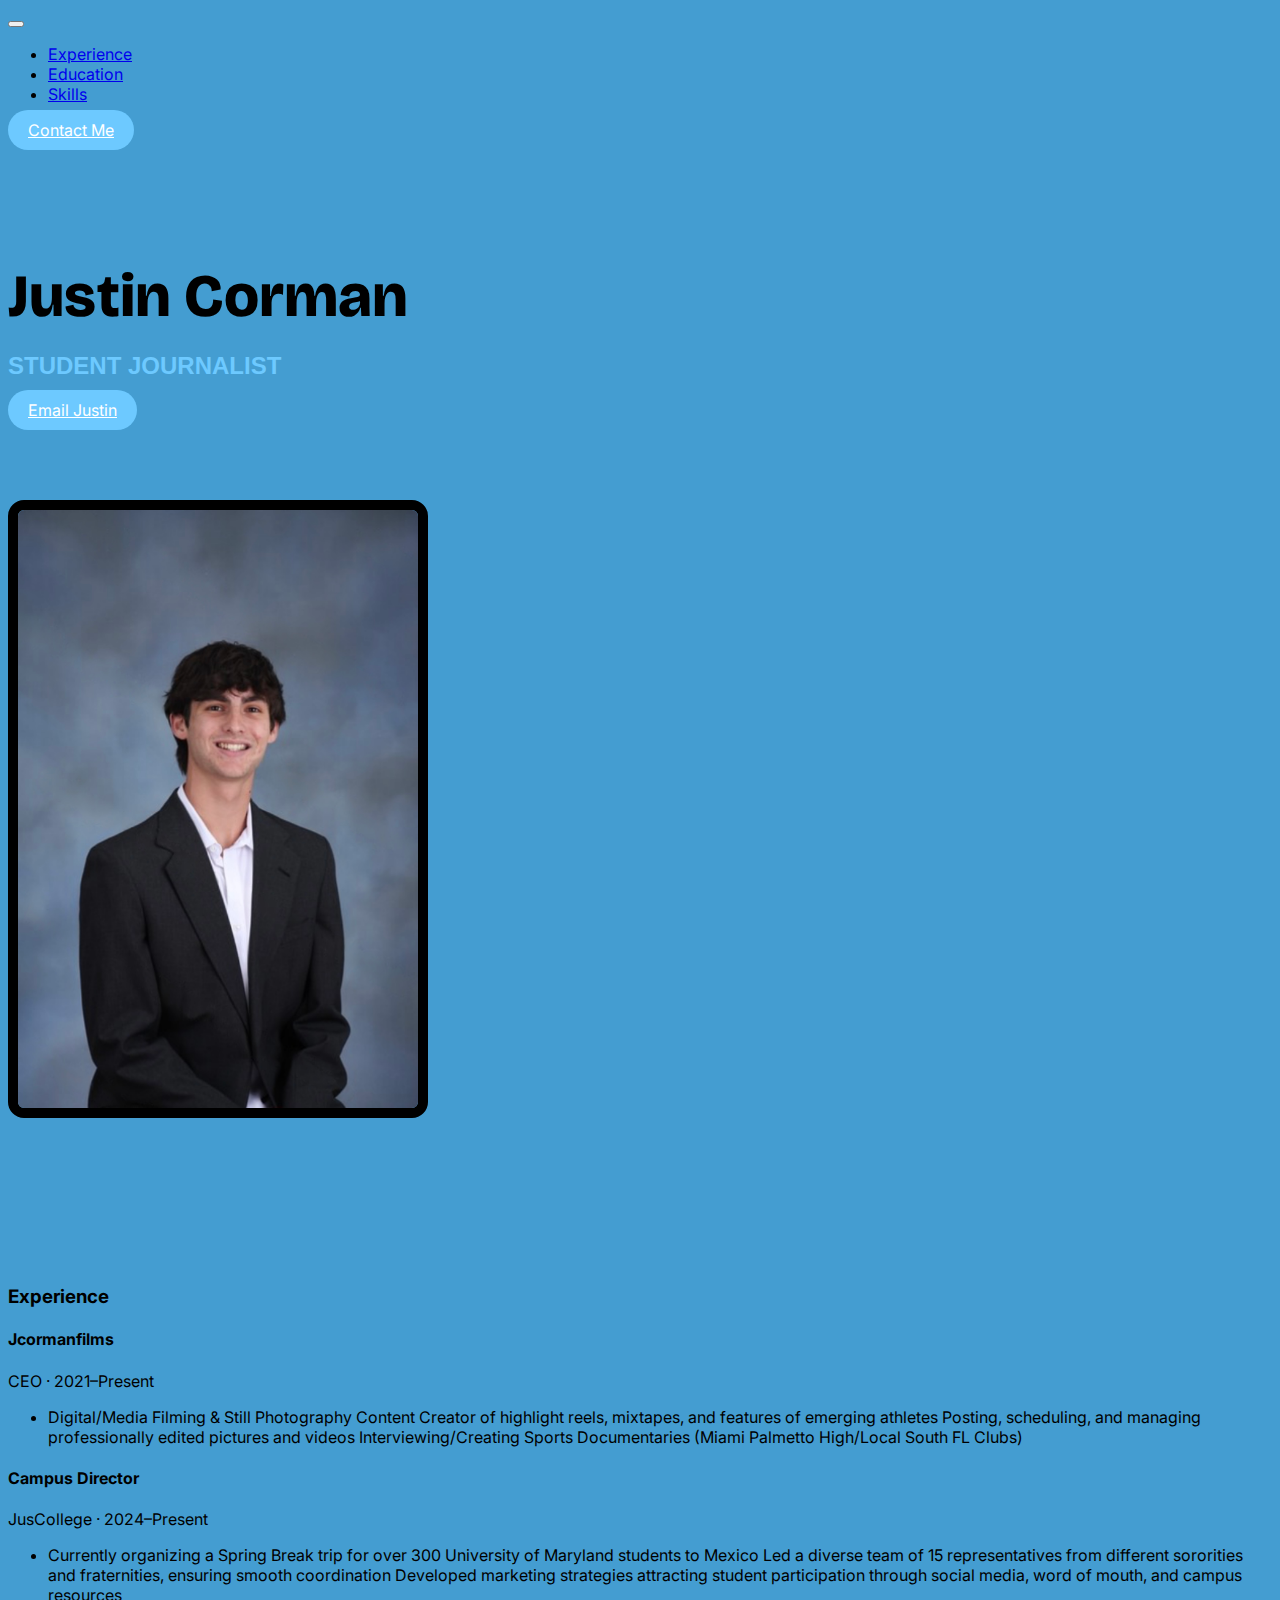
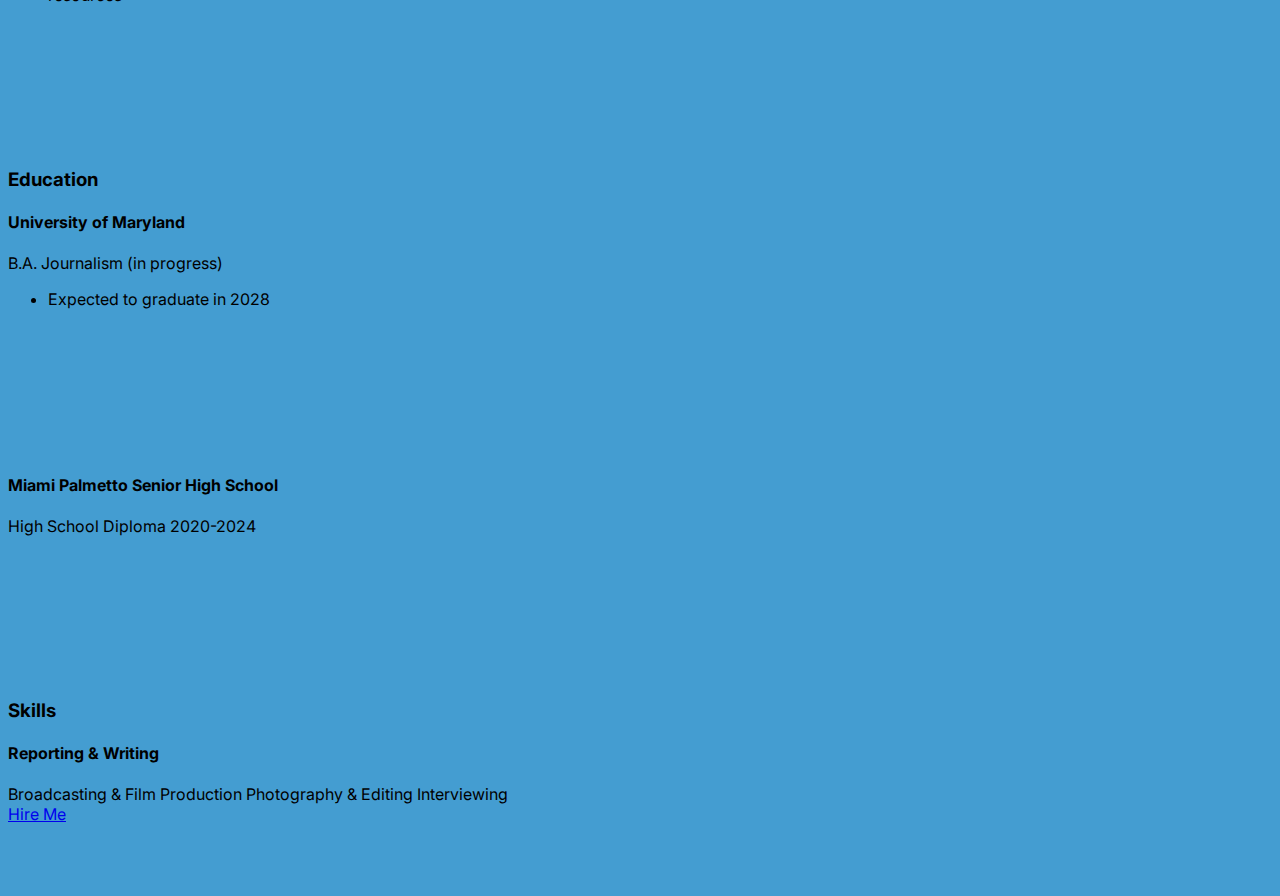
<file: online-portfolio/index.html>
<!doctype html>
<html lang="en">
  <head>
    <meta charset="UTF-8" />
    <meta name="viewport" content="width=device-width, initial-scale=1" />
    <title>Justin Corman · Portfolio</title>

    <link href="https://fonts.googleapis.com/css2?family=Bricolage+Grotesque:wght@600;800&family=Inter:wght@400;600&display=swap" rel="stylesheet">


    <link
      href="https://cdn.jsdelivr.net/npm/bootstrap@5.3.8/dist/css/bootstrap.min.css"
      rel="stylesheet"
      integrity="sha384-sRIl4kxILFvY47J16cr9ZwB07vP4J8+LH7qKQnuqkuIAvNWLzeN8tE5YBujZqJLB"
      crossorigin="anonymous"
    />
   
      
    <link href="style.css" rel="stylesheet" />
    <meta name="description" content="Online resume for Justin Corman — student journalist focused on clear, ethical storytelling." />
  </head>

  <body id="top">
    
    <nav class="navbar navbar-expand-lg bg-white border-bottom sticky-top" aria-label="Primary">
      <div class="container"> 
        <button class="navbar-toggler" type="button" data-bs-toggle="collapse" data-bs-target="#mainNav" aria-controls="mainNav" aria-expanded="false" aria-label="Toggle navigation">
          <span class="navbar-toggler-icon"></span>
        </button>

        <div class="collapse navbar-collapse" id="mainNav">
          <ul class="navbar-nav ms-auto">
            <li class="nav-item"><a class="nav-link" href="#experience">Experience</a></li>
            <li class="nav-item"><a class="nav-link" href="#education">Education</a></li>
            <li class="nav-item"><a class="nav-link" href="#skills">Skills</a></li>
          </ul>
          <a class="btn btn-primary ms-lg-3" href="mailto:jcorman@terpmail.umd.edu">Contact Me</a>
        </div>
      </div>
    </nav>
      
      


    <header class="py-5 bg-light border-bottom">
      <div class="container">
        <div class="row align-items-center g-4">
          <div class="col-12 col-md-7">
            <h1 class="display-4 name">Justin Corman</h1>
            <h2 class="lead text-secondary mb-4">Student Journalist</h2>
            <div class="d-flex gap-3 flex-wrap">
              <a class="btn btn-primary" href="mailto:justin.corman@example.com">Email Justin</a>
            </div>
          </div>
          <div class="col-12 col-md-5 text-md-end">
            <img class="headshot img-fluid rounded-4 shadow-sm" src="Justin_Corman.jpg" alt="Headshot of Justin Corman" />
          </div>
        </div>
      </div>
    </header>

    <!-- EXPERIENCE -->
    <section id="experience" class="section-pad">
      <div class="container">
        <div class="d-flex align-items-center justify-content-between mb-4">
          <h3 class="section-title m-0">Experience</h3>
          <span class="rule"></span>
        </div>

        <div class="row g-4">
          <div class="col-12 col-md-6">
            <article class="card h-100 shadow-sm">
              <div class="card-body">
                <h4 class="h5 mb-1">Jcormanfilms</h4>
                <p class="text-muted small mb-2">CEO · 2021–Present</p>
                <ul class="mb-0">
                  <li>Digital/Media Filming & Still Photography 
Content Creator of highlight reels, mixtapes, and features of emerging athletes
Posting, scheduling, and managing professionally edited pictures and videos
Interviewing/Creating Sports Documentaries (Miami Palmetto High/Local South FL Clubs)</li>
                </ul>
              </div>
            </article>
          </div>

          <div class="col-12 col-md-6">
            <article class="card h-100 shadow-sm">
              <div class="card-body">
                <h4 class="h5 mb-1">Campus Director</h4>
                <p class="text-muted small mb-2">JusCollege · 2024–Present</p>
                <ul class="mb-0">
                  <li>Currently organizing a Spring Break trip for over 300 University of Maryland students to Mexico
Led a diverse team of 15 representatives from different sororities and fraternities, ensuring smooth coordination
Developed marketing strategies attracting student participation through social media, word of mouth, and campus resources</li>
                </ul>
              </div>
            </article>
          </div>
        </div>
      </div>
    </section>


    <section id="education" class="section-pad bg-light border-top border-bottom">
      <div class="container">
        <div class="d-flex align-items-center justify-content-between mb-4">
          <h3 class="section-title m-0">Education</h3>
          <span class="rule"></span>
        </div>

        <div class="card shadow-sm">
          <div class="card-body d-flex flex-column flex-md-row justify-content-between">
            <div>
              <h4 class="h5 mb-1">University of Maryland</h4>
              <p class="text-muted small mb-2">B.A. Journalism (in progress)</p>
              <ul class="mb-0">
                <li>Expected to graduate in 2028</li>
              </ul>
            </div>
            <div class="text-md-end mt-3 mt-md-0">
            </div>
          </div>
        </div>
      </div>
    </section>
      
      
      
       <section id="education" class="section-pad bg-light border-top border-bottom">
      <div class="container">
        <div class="d-flex align-items-center justify-content-between mb-4">
          <span class="rule"></span>
        </div>

        <div class="card shadow-sm">
          <div class="card-body d-flex flex-column flex-md-row justify-content-between">
            <div>
              <h4 class="h5 mb-1">Miami Palmetto Senior High School</h4>
              <p class="text-muted small mb-2">High School Diploma 2020-2024</p>
              <ul class="mb-0">
              </ul>
            </div>
            <div class="text-md-end mt-3 mt-md-0">
            </div>
          </div>
        </div>
      </div>
    </section>

 
    <section id="skills" class="section-pad">
      <div class="container">
        <div class="d-flex align-items-center justify-content-between mb-4">
          <h3 class="section-title m-0">Skills</h3>
          <span class="rule"></span>
        </div>

        <div class="row g-4">
          <div class="col-12 col-lg-4">
            <div class="card h-100 shadow-sm">
              <div class="card-body">
                <h4 class="h6 text-uppercase text-muted">Reporting & Writing</h4>
                <div class="tags">
                  <span class="badge text-bg-light">Broadcasting & Film Production</span>
                  <span class="badge text-bg-light">Photography & Editing</span>
                  <span class="badge text-bg-light">Interviewing</span>
                </div>
              </div>
            </div>
          </div>
        
          <a class="btn btn-outline-primary btn-lg" href="mailto:justin.corman@example.com">Hire Me</a>
        </div>
      </div>
    </section>




    <script src="https://cdn.jsdelivr.net/npm/bootstrap@5.3.8/dist/js/bootstrap.bundle.min.js" integrity="sha384-52dVj4rJpWJw6B4xA3c1mYlfk5dFfVbCN3qf+gJ0k3wJq0qV3Qh6r2n8C5C2t2tV" crossorigin="anonymous"></script>
    <script>
      const y=document.getElementById('year'); if(y) y.textContent=new Date().getFullYear();
    </script>
  </body>
</html>
</file>
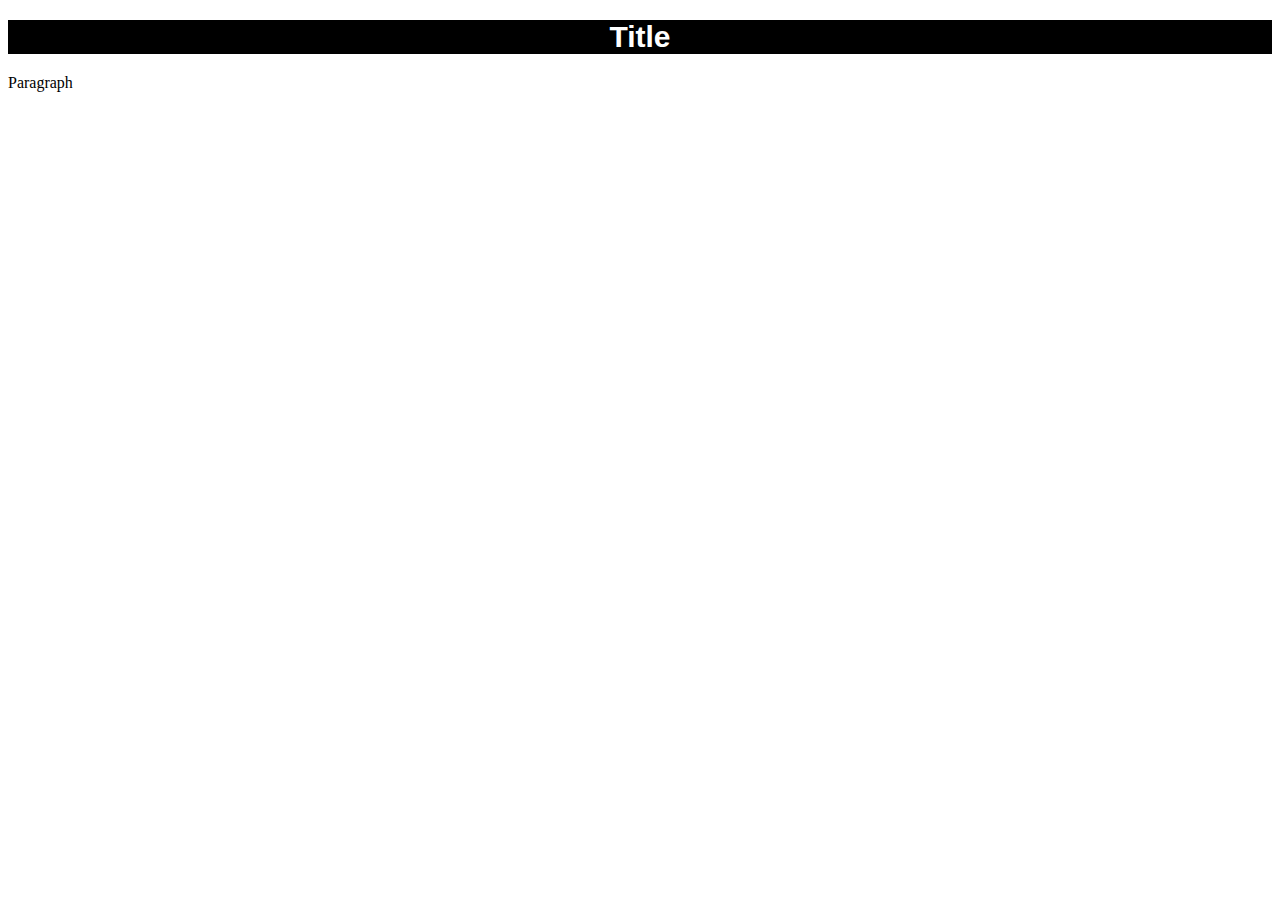
<file: styled-text.html>
<!doctype html>
<html lang="en">
    <head>
        <title>Styled Text</title>
    </head>

    <body>
        <h1 style="background-color: black; color: white; font-family: Arial; font-size: 30px; text-align: center">
            Title
        </h1>
        <p>Paragraph</p> 
    </body>
</html>
</file>
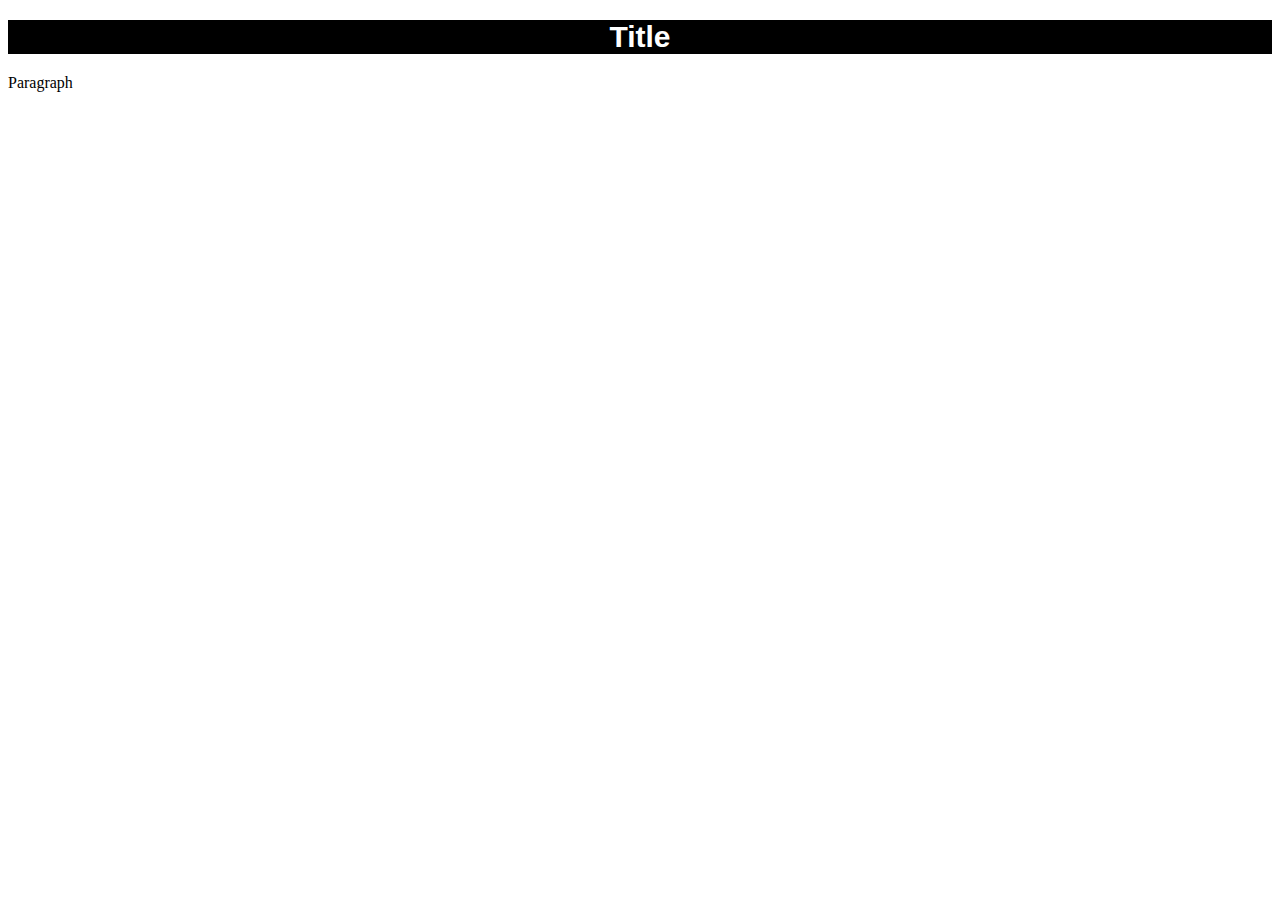
<file: styling-assignment/styled-text.html>
<!doctype html>
<html lang="en">
    <head>
        <title>Styled Text</title>
        <link href="style.css" rel="stylesheet" />
    </head> 
 
    <body>
        <h1 style="background-color: black; color: white; font-family: Arial; font-size: 30px; text-align: center">
            Title
        </h1>
        <p>Paragraph</p>
    </body>
</html>
</file>
<file: button-assignment/style.css>
/*
MY COLOR PALETTE
Color 1 - #78c0e0
Color 2 - #449dd1
Color 3 - #150578
Color 4 - #0e0e52
Color 5 - #3943b7
*/

body {
    background-color: #78c0e0;
    text-align: center;
}

.button {
    background-color: #150578;
    color: #449dd1;
    font-family: "Raleway", sans-serif;
    text-transform: uppercase;
    width: 150px;
    padding: 10px;
    margin-top: 50px;
    font-size: 20px;
    border: none;
}
button:hover {
    color: #3943b7;
}

h1 {
    font-family: "Raleway", sans-serif;
}

h2 {
    font-family: "Raleway", sans-serif;
    font-weight: 200;
}
</file>
<file: data-viz-project/style.css>
body {
  font-family: Georgia, "Times New Roman", serif;
  background-color: #f8f9fa;
  margin: 0;
  padding: 0;
}

#article {
  max-width: 900px;
  margin: 2rem auto 4rem auto;
  background-color: #ffffff;
  padding: 2rem 2.5rem;
  border-radius: 0.5rem;
  box-shadow: 0 0.25rem 0.75rem rgba(0, 0, 0, 0.05);
}

h1 {
  font-size: 2.4rem;
  margin-bottom: 0.25rem;
  font-weight: bold; /* NEW */
}

h2 {
  font-size: 1.4rem;
  color: #555;
  margin-bottom: 1rem;
  font-weight: bold; /* NEW */
}

#byline {
  font-size: 0.95rem;
  color: #777;
  font-weight: bold; /* NEW */
}
#date {
  font-size: 0.95rem;
  color: #777;
}

#date {
  margin-bottom: 1.5rem;
}

p {
  line-height: 1.6;
  margin-bottom: 1rem;
}

.chart-block {
  margin: 2.5rem 0;
}

.chart-title {
  font-weight: 600;
  margin-bottom: 0.25rem;
}

.chart-deck {
  font-size: 0.95rem;
  color: #555;
  margin-bottom: 0.75rem;
}

.flourish-embed {
  width: 100%;
}

figure {
  margin: 0;
}

figcaption {
  font-size: 0.85rem;
  color: #666;
  margin-top: 0.4rem;
}

a {
  color: black;
  text-decoration: underline;
}

a:hover,
a:focus {
  color: #0a58ca;
  text-decoration: none;
}

@media (max-width: 576px) {
  #article {
    margin: 1rem;
    padding: 1.5rem;
  }

  h1 {
    font-size: 2rem;
  }

  h2 {
    font-size: 1.2rem;
  }
}
</file>
<file: final-project-352/style.css>
/* MOBILE-FIRST BASE STYLES */
@media screen {
  :root {
    --bg-color: #05060a;
    --card-bg: #0f1118;
    --accent: #12d0ff;
    --accent-soft: rgba(18, 208, 255, 0.16);
    --text-main: #f5f5f7;
    --text-muted: #b4b6c3;
  }

  * {
    box-sizing: border-box;
  }

  body {
    margin: 0;
    font-family:
      "Source Sans 3",
      system-ui,
      -apple-system,
      BlinkMacSystemFont,
      "Segoe UI",
      sans-serif;
    background: var(--bg-color);
    color: var(--text-main);
  }

  a {
    color: var(--accent);
    text-decoration: none;
  }

  a:hover,
  a:focus {
    text-decoration: underline;
  }

  /* TOPPER / HERO */

  #topper {
    position: relative;
    min-height: 70vh;
    display: flex;
    align-items: center;
    padding: 3rem 1.5rem;
    background-image: url("robot-praying.webp");
    background-size: cover;
    background-position: center;
    background-repeat: no-repeat;
    color: var(--text-main);
  }

  #topper .overlay {
    position: absolute;
    inset: 0;
    background: radial-gradient(circle at top left, rgba(18, 208, 255, 0.45), transparent 55%),
      linear-gradient(to bottom, rgba(0, 0, 0, 0.8), rgba(0, 0, 0, 0.95));
    z-index: 1;
  }

  #topper .topper-text {
    position: relative;
    z-index: 2;
  }

  .kicker {
    text-transform: uppercase;
    letter-spacing: 0.12em;
    font-size: 0.8rem;
    color: var(--accent);
    margin-bottom: 0.5rem;
  }

  h1 {
    font-family: "Space Grotesk", system-ui, sans-serif;
    font-weight: 700;
    font-size: 2rem;
    line-height: 1.2;
    margin-bottom: 0.7 rem;
  }

  h2 {
    font-family: "Space Grotesk", system-ui, sans-serif;
    font-weight: 400;
    font-size: 1.1rem;
    color: var(--text-muted);
    margin-bottom: 1.5rem;
  }

  .byline {
    font-size: 0.9rem;
    margin-bottom: 0.25rem;
  }

  .byline .adapted {
    display: block;
    color: var(--text-muted);
    font-size: 0.85rem;
  }

  .pub-date {
    font-size: 0.8rem;
    color: var(--text-muted);
  }

  /* MAIN CONTENT LAYOUT */

  #content {
    padding: 2.5rem 1.25rem 3rem;
    max-width: 900px;
    margin: 0 auto;
  }

  #content p {
    margin: 0 0 1.1rem;
    line-height: 1.7;
    font-size: 1rem;
  }

  .lede {
    font-size: 1.05rem;
    font-weight: 400;
  }

  .section-heading {
    font-family: "Space Grotesk", system-ui, sans-serif;
    font-size: 1.2rem;
    margin: 2.25rem 0 0.75rem;
  }

  .section-subheading {
    font-family: "Space Grotesk", system-ui, sans-serif;
    font-size: 1rem;
    margin: 1.75rem 0 0.5rem;
  }

  .source-note {
    font-size: 0.85rem;
    color: var(--text-muted);
    margin-top: 2rem;
  }

  /* PULL QUOTE */

  .pull-quote {
    border-left: 4px solid var(--accent);
    padding: 1.2rem 1.3rem;
    margin: 2rem 0;
    background: var(--accent-soft);
  }

  .pull-text {
    font-family: "Space Grotesk", system-ui, sans-serif;
    font-size: 1.05rem;
    font-weight: 600;
    line-height: 1.5;
    margin-bottom: 0.75rem;
  }

  .pull-attrib {
    font-size: 0.85rem;
    color: var(--text-muted);
    margin-bottom: 0;
  }

  /* PHOTOS & CAPTIONS */

  .story-photo {
    margin: 2rem 0;
    background: var(--card-bg);
    padding: 0.75rem;
    border-radius: 0.75rem;
  }

  .story-photo img {
    border-radius: 0.5rem;
    display: block;
    width: 100%;
    height: auto;
  }

  .story-photo figcaption {
    font-size: 0.85rem;
    color: var(--text-muted);
    margin-top: 0.6rem;
  }

  /* FLOURISH EMBEDS */

  .flourish-embed {
    margin: 1.5rem 0;
    border-radius: 0.75rem;
    overflow: hidden;
    background: #000;
  }

  .viz-caption {
    font-size: 0.85rem;
    color: var(--text-muted);
    margin-top: 0.5rem;
  }

  /* FOOTER */

  .page-footer {
    border-top: 1px solid rgba(255, 255, 255, 0.08);
    padding: 1.5rem 1.25rem 2rem;
    font-size: 0.85rem;
    color: var(--text-muted);
  }

  .page-footer p {
    margin: 0;
    text-align: center;
  }
}

/* TABLET STYLES: ≥ 576px */

@media (min-width: 576px) {
  #topper {
    min-height: 80vh;
    padding: 4rem 2.5rem;
  }

  h1 {
    font-size: 2.6rem;
  }

  h2 {
    font-size: 1.3rem;
    max-width: 32rem;
  }

  #content {
    padding: 3rem 1.5rem 3.5rem;
  }

  #content p {
    font-size: 1.02rem;
  }

  .pull-quote {
    margin: 2.5rem 0;
  }
}

/* DESKTOP STYLES: ≥ 992px */

@media (min-width: 992px) {
  #topper {
    min-height: 90vh;
    padding: 5rem 4rem;
    background-position: center right;
  }

  h1 {
    font-size: 3.2rem;
  }

  h2 {
    font-size: 1.35rem;
  }

  #content {
    padding: 3.5rem 0 4rem;
  }

  #content p {
    font-size: 1.05rem;
  }

  .pull-quote {
    margin-left: -1rem;
    margin-right: -1rem;
  }
}
</file>
<file: online-portfolio/style.css>
:root {
    --brand: #6dc9ff;
    --ink: #000000;
    --muted: #6c757d;
    --bg: #449dd1;
}

html {
    scroll-behavior: smooth;
}
body {
    font-family:
        "Inter",
        system-ui,
        -apple-system,
        Segoe UI,
        Roboto,
        Arial,
        sans-serif;
    color: var(--ink);
    background: var(--bg);
}

.name {
    font-family:
        "Bricolage Grotesque",
        system-ui,
        -apple-system,
        Segoe UI,
        Roboto,
        Arial,
        sans-serif;
    font-weight: 800; /* closest to 998 */
    font-size: 60px;
    letter-spacing: 0.2px;
    color: #000; /* black */
    margin-bottom: 0.25rem;
}

header .lead {
    font-family: Verdana, Geneva, Tahoma, sans-serif;
    text-transform: uppercase;
    color: var(--brand) !important;
}

.section-pad {
    padding: 4rem 0;
}
.section-title {
    font-weight: 700;
}

.btn-primary {
    background-color: var(--brand);
    border-color: var(--brand);
    color: #fff;
    border-radius: 500px;
    padding: 0.65rem 1.25rem;
}
.btn-primary:hover,
.btn-primary:focus {
    background-color: #000;
    border-color: #000;
    color: #fff;
}

.btn-outline-secondary {
    border-radius: 500px;
}

.headshot {
    width: 400px;
    max-width: 100%;
    border: 10px solid #000;
    margin-top: 80px;
    border-radius: 1rem;
}

@media (min-width: 992px) {
    header {
        padding-top: 5rem !important;
        padding-bottom: 5rem !important;
    }
}

@media (max-width: 991.98px) {
    .name {
        font-size: 2.25rem;
    }
    .section-pad {
        padding: 3rem 0;
    }
    .headshot {
        width: 320px;
        margin-top: 24px;
    }
}

@media (max-width: 575.98px) {
    .btn {
        padding: 0.7rem 1.05rem;
    }
    .navbar-brand {
        font-weight: 800;
    }
    .headshot {
        width: 260px;
    }
}
</file>
<file: styling-assignment/style.css>
h1 {
    background-color: black;
    color: white;
    font-family: Arial;
    font-size: 30px;
    text-align: center;
}
</file>
